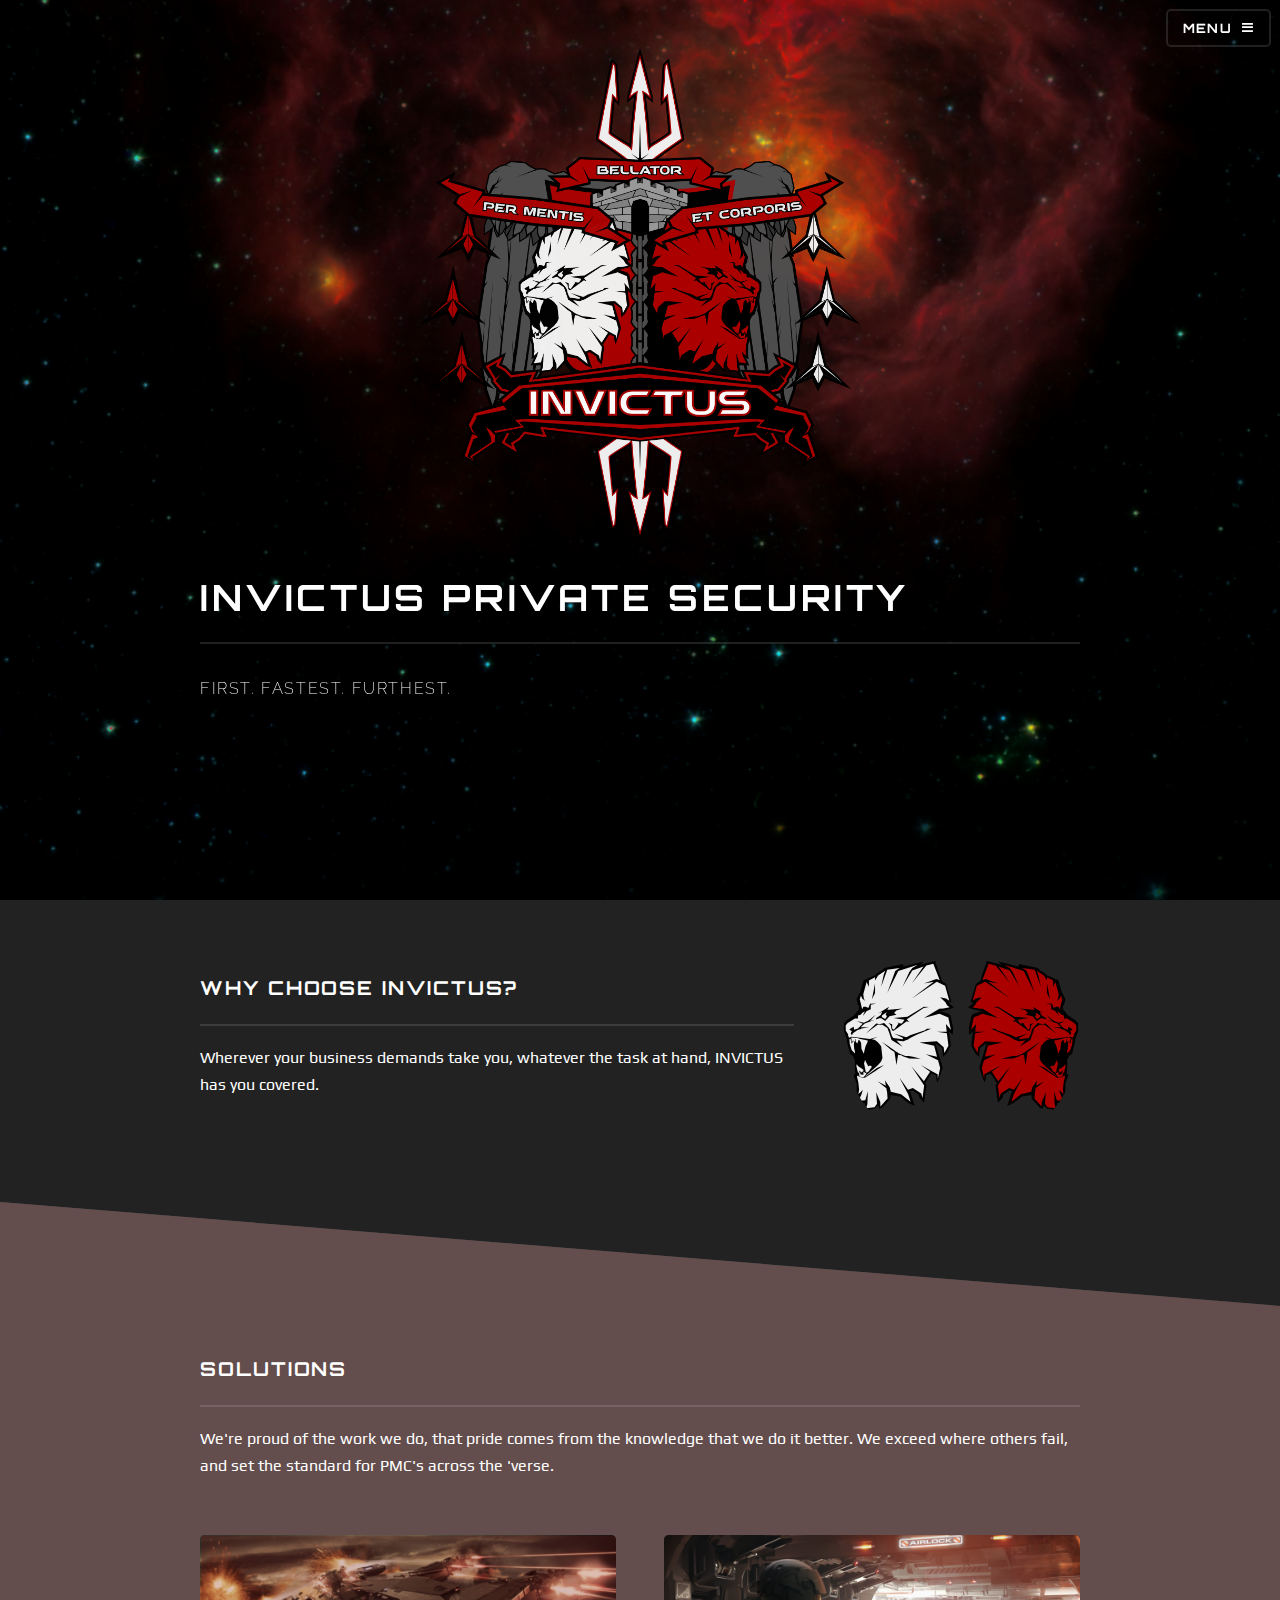
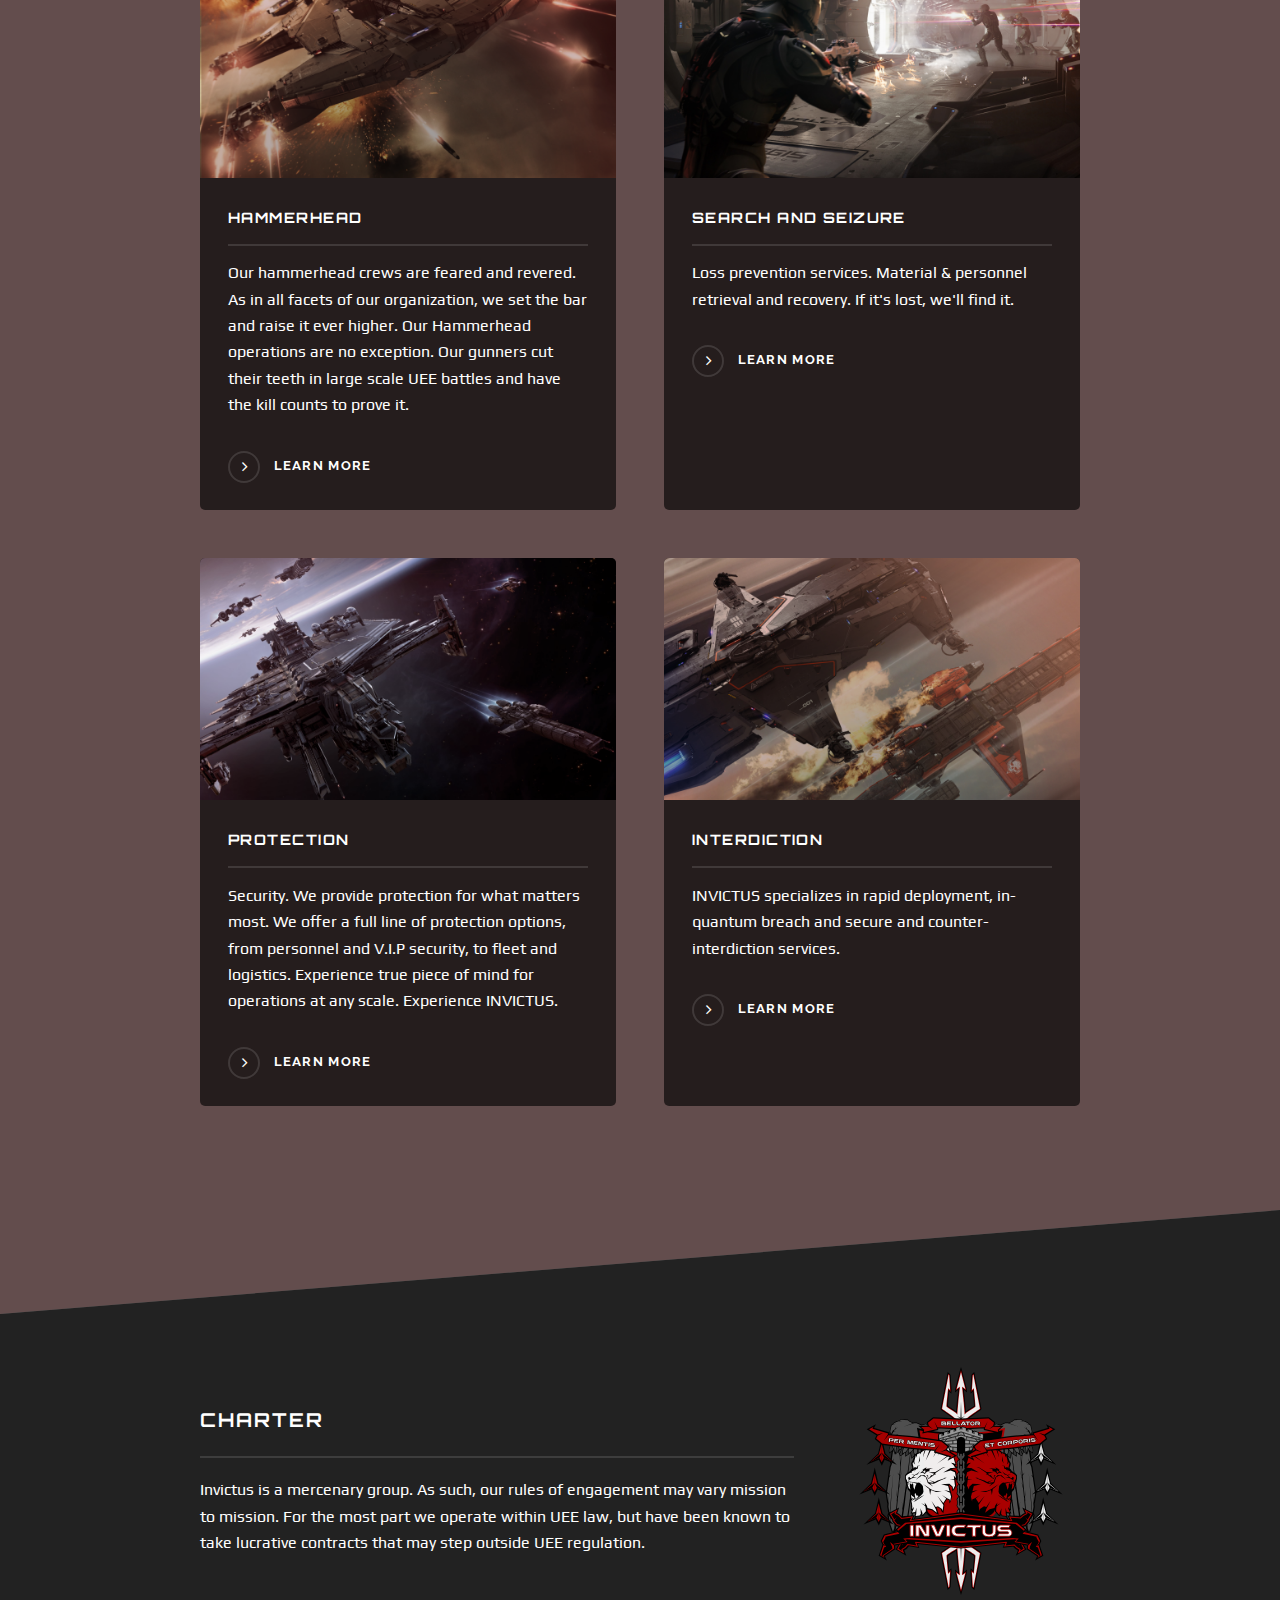
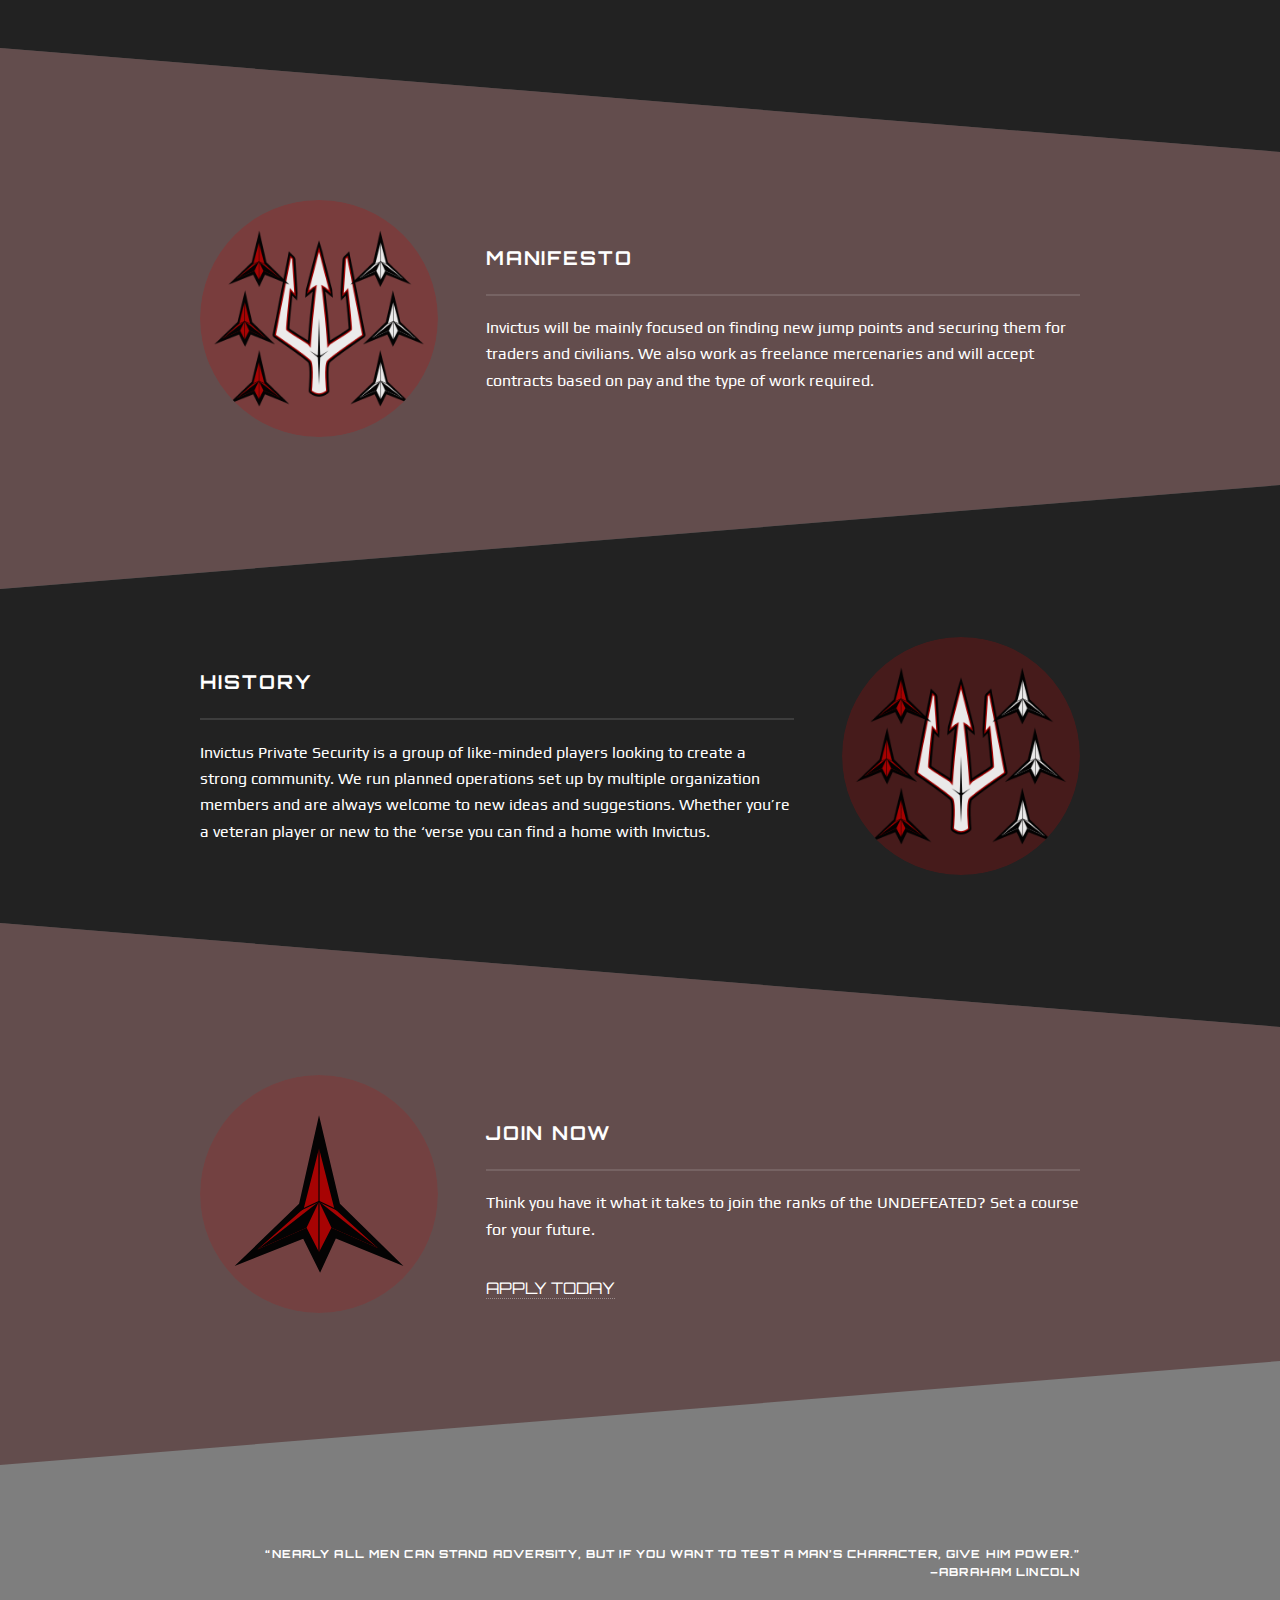
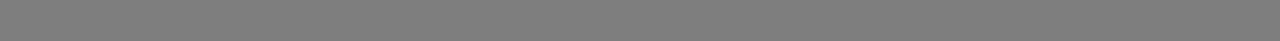
<file: index.html>
<!DOCTYPE HTML>

<html>
	<head>
		<title>INVICTUS PRIVATE SECURITY - First. Fastest. Furthest.</title>
		<meta charset="utf-8" />
		<meta name="viewport" content="width=device-width, initial-scale=1, user-scalable=no" />
		<link rel="stylesheet" href="assets/css/main.css" />
		<noscript><link rel="stylesheet" href="assets/css/noscript.css" /></noscript>

	</head>
	<body class="is-preload" >

		<!-- Page Wrapper -->
			<div id="page-wrapper">

				<!-- Header -->
					<header id="header" class="alt">
						<h1 ><a href="index.html">INVICTUS</a></h1>
						<nav>
							<a href="#menu">Menu</a>
						</nav>
					</header>

				<!-- Menu -->
					<nav id="menu">
						<div class="inner">
							<h2>Menu</h2>
							<ul class="links">
								<li><a href="index.html">Home</a></li>
								<li><a href="solutions.html">Solutions</a></li>
								<li><a href="https://robertsspaceindustries.com/orgs/UNDEFEATED">RSI Org Page</a></li>
								<li><a href="https://discord.gg/fUsqb7b">Discord</a></li>
								<li><a href="https://robertsspaceindustries.com/spectrum/community/UNDEFEATED">Spectrum</a></li>
								<!--<li><a href="generic.html">DEV_Generic</a></li> -->
								<!-- <li><a href="elements.html">DEV_Elements</a></li> -->
							</ul>
							<a href="#" class="close">Close</a>
						</div>
					</nav>

				<!-- Banner -->
					<section id="banner">		
						<div class="inner">
							<img src="images/INVICTUS-COA-FINALDRAFT.png" class="image center"/><br>
							<!--<div class="logo"><span class="icon fa-diamond"></span></div>-->
							<h2>INVICTUS PRIVATE SECURITY</h2>
							<p> FIRST. FASTEST. FURTHEST.</p>
						</div>
					</section>

				<!-- Wrapper -->
					<section id="wrapper">
						<!-- One -->
							<section id="one" class="wrapper spotlight style2">
								<div class="inner">
									<a href="#" class="image"><img src="images/lions.svg" alt="" /></a>
									<div class="content">
										<h2 class="major">WHY CHOOSE INVICTUS?</h2>
										<p>Wherever your business demands take you, whatever the task at hand, INVICTUS has you covered.</p>
										<!-- <a href="#" class="special">Learn more</a>-->
									</div>
								</div>
							</section>
						<!-- Two -->
						<section id="two" class="wrapper alt style2">
								<div class="inner">
									<h2 class="major">SOLUTIONS</h2>
									<p>We're proud of the work we do, that pride comes from the knowledge that we do it better. We exceed where others fail, and set the standard for PMC's across the 'verse.</p>
									<section class="features">
										<article>
											<a href="#" class="image"><img src="images/img5.png" alt="" /></a>
											<h3 class="major">HAMMERHEAD</h3>
											<p>Our hammerhead crews are feared and revered. As in all facets of our organization, we set the bar and raise it ever higher. Our Hammerhead operations are no exception. Our gunners cut their teeth in large scale UEE battles and have the kill counts to prove it. </p>
											<a href="solutions.html#hammerhead" class="special">Learn more</a>
										</article>
										<article>
											<a href="#" class="image"><img src="images/img6.png" alt="" /></a>
											<h3 class="major">SEARCH AND SEIZURE</h3>
											<p>Loss prevention services. Material & personnel retrieval and recovery. If it's lost, we'll find it.</p>
											<a href="solutions.html#search" class="special">Learn more</a>
										</article>
										<article>
											<a href="#" class="image"><img src="images/img7.png" alt="" /></a>
											<h3 class="major">PROTECTION</h3>
											<p>Security. We provide protection for what matters most. We offer a full line of protection options, from personnel and V.I.P security, to fleet and logistics. Experience true piece of mind for operations at any scale. Experience INVICTUS.</p>
										 	<a href="solutions.html#protection" class="special">Learn more</a>
										</article>
										<article>
											<a href="#" class="image"><img src="images/img8.png" alt="" /></a>
											<h3 class="major">INTERDICTION</h3>
											<p>INVICTUS specializes in rapid deployment, in-quantum breach and secure and counter-interdiction services.</p>
										 <a href="solutions.html#interdiction" class="special">Learn more</a>
										</article>
									</section>
									<ul class="actions">
										<!-- <li><a href="#" class="button">Browse All</a></li> -->
									</ul>
								</div>
							</section>
	
						<!-- Three -->
							<section id="three" class="wrapper spotlight style2">
								<div class="inner">
									<a href="#" class="image"><img src="images/coa-small.svg" alt="" /></a>
									<div class="content">
										<h2 class="major">CHARTER</h2>
										<p>Invictus is a mercenary group. As such, our rules of engagement may vary mission to mission. For the most part we operate within UEE law, but have been known to take lucrative contracts that may step outside UEE regulation.</p>
										<!-- <a href="#" class="special">Learn more</a>-->
									</div>
								</div>
							</section>

						<!-- Four -->
							<section id="four" class="wrapper spotlight alt style3">
								<div class="inner">
									<a href="#" class="image"><img src="images/img3.png" alt="" /></a>
									<div class="content">
										<h2 class="major">MANIFESTO</h2>
										<p>Invictus will be mainly focused on finding new jump points and securing them for traders and civilians. We also work as freelance mercenaries and will accept contracts based on pay and the type of work required.</p>
										<!-- <a href="#" class="special">Learn more</a>-->
									</div>
								</div>
							</section>

						<!-- Five -->
							<section id="five" class="wrapper spotlight style2">
								<div class="inner">
									<a href="#" class="image"><img src="images/img3.png" alt="" /></a>
									<div class="content">
										<h2 class="major">HISTORY</h2>
										<p>Invictus Private Security is a group of like-minded players looking to create a strong community. We run planned operations set up by multiple organization members and are always welcome to new ideas and suggestions. Whether you’re a veteran player or new to the ‘verse you can find a home with Invictus.</p>
										<!-- <a href="#" class="special">Learn more</a>-->
									</div>
								</div>
							</section>

						<!-- Six -->
							<section id="six" class="wrapper spotlight alt style3">
								<div class="inner">
									<a href="#" class="image"><img src="images/img4.svg" alt="" /></a>
									<div class="content">
										<h2 class="major">JOIN NOW</h2>
										<p>Think you have it what it takes to join the ranks of the UNDEFEATED? Set a course for your future.</p>
										<a href="https://robertsspaceindustries.com/orgs/UNDEFEATED">APPLY TODAY</a>
										<!-- <a href="#" class="special">Learn more</a>-->
									</div>
								</div>
							</section>
					</section>

				<!-- Footer --> 
					<section id="footer">
						<div class="inner">
							<h5 class="align-right">“Nearly all men can stand adversity, but if you want to test a man’s character, give him power.”<br>
																				–Abraham Lincoln</h5>
							<!-- Footer<form method="post" action="#">  
								<div class="fields">
									<div class="field">
										<label for="name">Name</label>
										<input type="text" name="name" id="name" />
									</div>
									<div class="field">
										<label for="email">Email</label>
										<input type="email" name="email" id="email" />
									</div>
									<div class="field">
										<label for="message">Message</label>
										<textarea name="message" id="message" rows="4"></textarea>
									</div>
								</div>
								<ul class="actions">
									<li><input type="submit" value="Send Message" /></li>
								</ul>
							</form>
							<ul class="contact">
								<li class="fa-home">
									Untitled Inc<br />
									1234 Somewhere Road Suite #2894<br />
									Nashville, TN 00000-0000
								</li>
								<li class="fa-phone">(000) 000-0000</li>
								<li class="fa-envelope"><a href="#">information@untitled.tld</a></li>
								<li class="fa-twitter"><a href="#">twitter.com/untitled-tld</a></li>
								<li class="fa-facebook"><a href="#">facebook.com/untitled-tld</a></li>
								<li class="fa-instagram"><a href="#">instagram.com/untitled-tld</a></li>
							</ul>
							<ul class="copyright">
								<li>&copy; Untitled Inc. All rights reserved.</li><li>Design: <a href="http://html5up.net">HTML5 UP</a></li>
							</ul>--> 
						</div>
					</section>

			</div>

		<!-- Scripts -->
			<script src="assets/js/jquery.min.js"></script>
			<script src="assets/js/jquery.scrollex.min.js"></script>
			<script src="assets/js/browser.min.js"></script>
			<script src="assets/js/breakpoints.min.js"></script>
			<script src="assets/js/util.js"></script>
			<script src="assets/js/main.js"></script>

	</body>
</html>
</file>
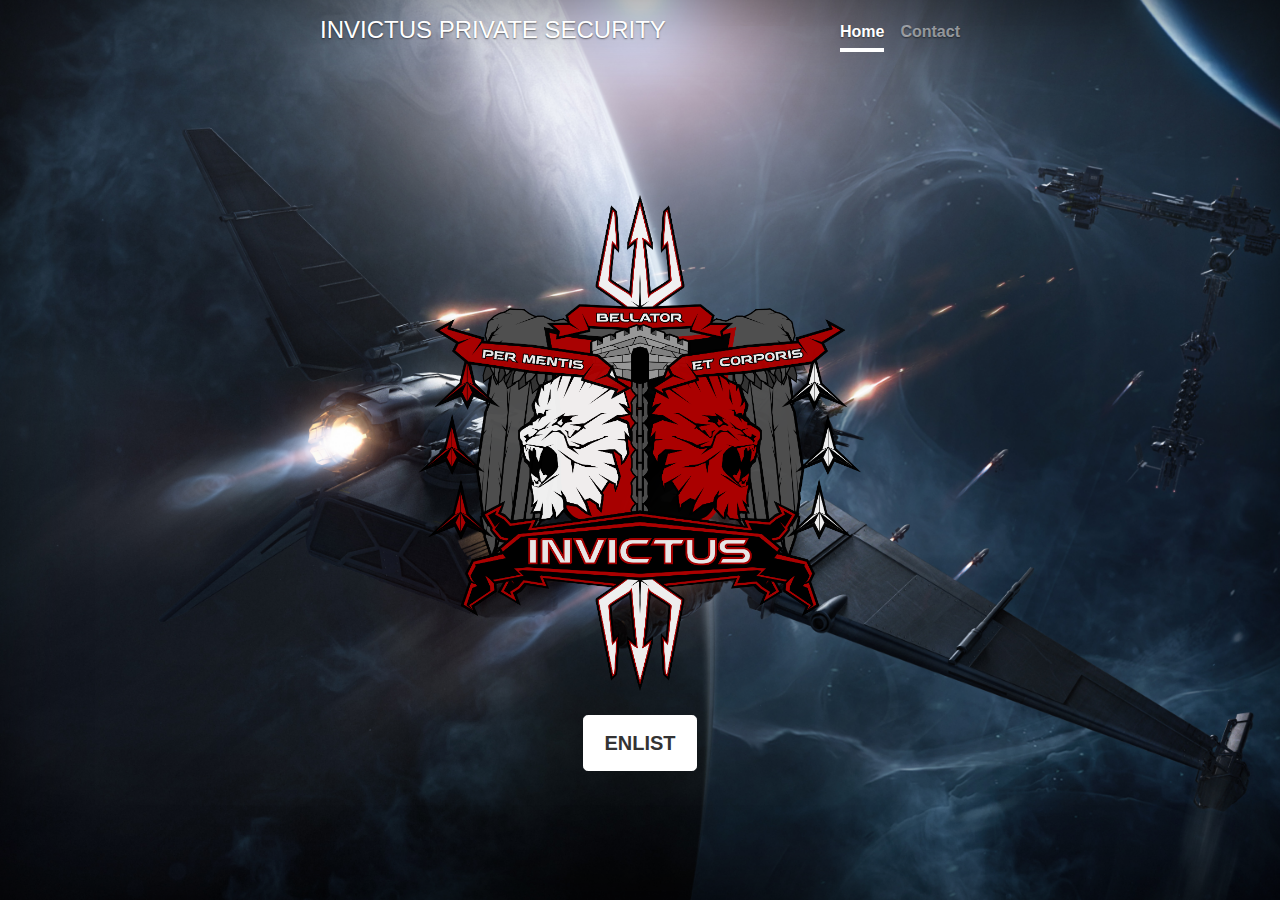
<file: oldpage/index.html>
<!doctype html>
<html lang="en">
  <head>
    <meta charset="utf-8">
    <meta name="viewport" content="width=device-width, initial-scale=1, shrink-to-fit=no">
    <meta name="description" content="">
    <meta name="author" content="">
    <meta name="generator" content="Jekyll v3.8.5">
    <title>INVICTUS PRIVATE SECURITY - UNDEFEATED</title>

    <link rel="canonical" href="https://getbootstrap.com/docs/4.3/examples/cover/">
    
    <!-- Google Fonts go here -->
    <link href="https://fonts.googleapis.com/css?family=Orbitron" rel="stylesheet"> 
    <!-- Bootstrap core CSS -->
<link href="/css/bootstrap.min.css" rel="stylesheet" integrity="sha384-ggOyR0iXCbMQv3Xipma34MD+dH/1fQ784/j6cY/iJTQUOhcWr7x9JvoRxT2MZw1T" crossorigin="anonymous">


    <style>
      .bd-placeholder-img {
        font-size: 1.125rem;
        text-anchor: middle;
        font-family: 'Orbitron', sans-serif;
        -webkit-user-select: none;
        -moz-user-select: none;
        -ms-user-select: none;
        user-select: none;
      }

      @media (min-width: 768px) {
        .bd-placeholder-img-lg {
          font-size: 3.5rem;
        }
      }
    </style>
    <!-- Custom styles for this template -->
    <link href="/css/cover.css" rel="stylesheet">
  </head>
  <body class="text-center">
    
    <div class="cover-container d-flex w-100 h-100 p-3 mx-auto flex-column">
  <header class="masthead mb-auto">
    <div class="inner">
      <h4 class="masthead-brand">INVICTUS PRIVATE SECURITY</h4>
      <nav class="nav nav-masthead justify-content-center">
        <a class="nav-link active" href="#">Home</a>
        <a class="nav-link" href="MAILTO:INVICTUS-SC@OUTLOOK.COM">Contact</a>
      </nav>
    </div>
  </header>

  <main role="main" class="inner cover">
    <h1 class="cover-heading"></h1>
    <img:svg>
    <p class="lead"><br><img height="512" src="/img/INVICTUS-COA-FINALDRAFT.png"><br></p>
    <p class="lead">
      <a href="https://robertsspaceindustries.com/orgs/UNDEFEATED" class="btn btn-lg btn-secondary">ENLIST</a>
    </p>
  </main>

  <footer class="mastfoot mt-auto">
    <div class="inner">
    </div>
  </footer>
</div>
</body>
</html>
</file>
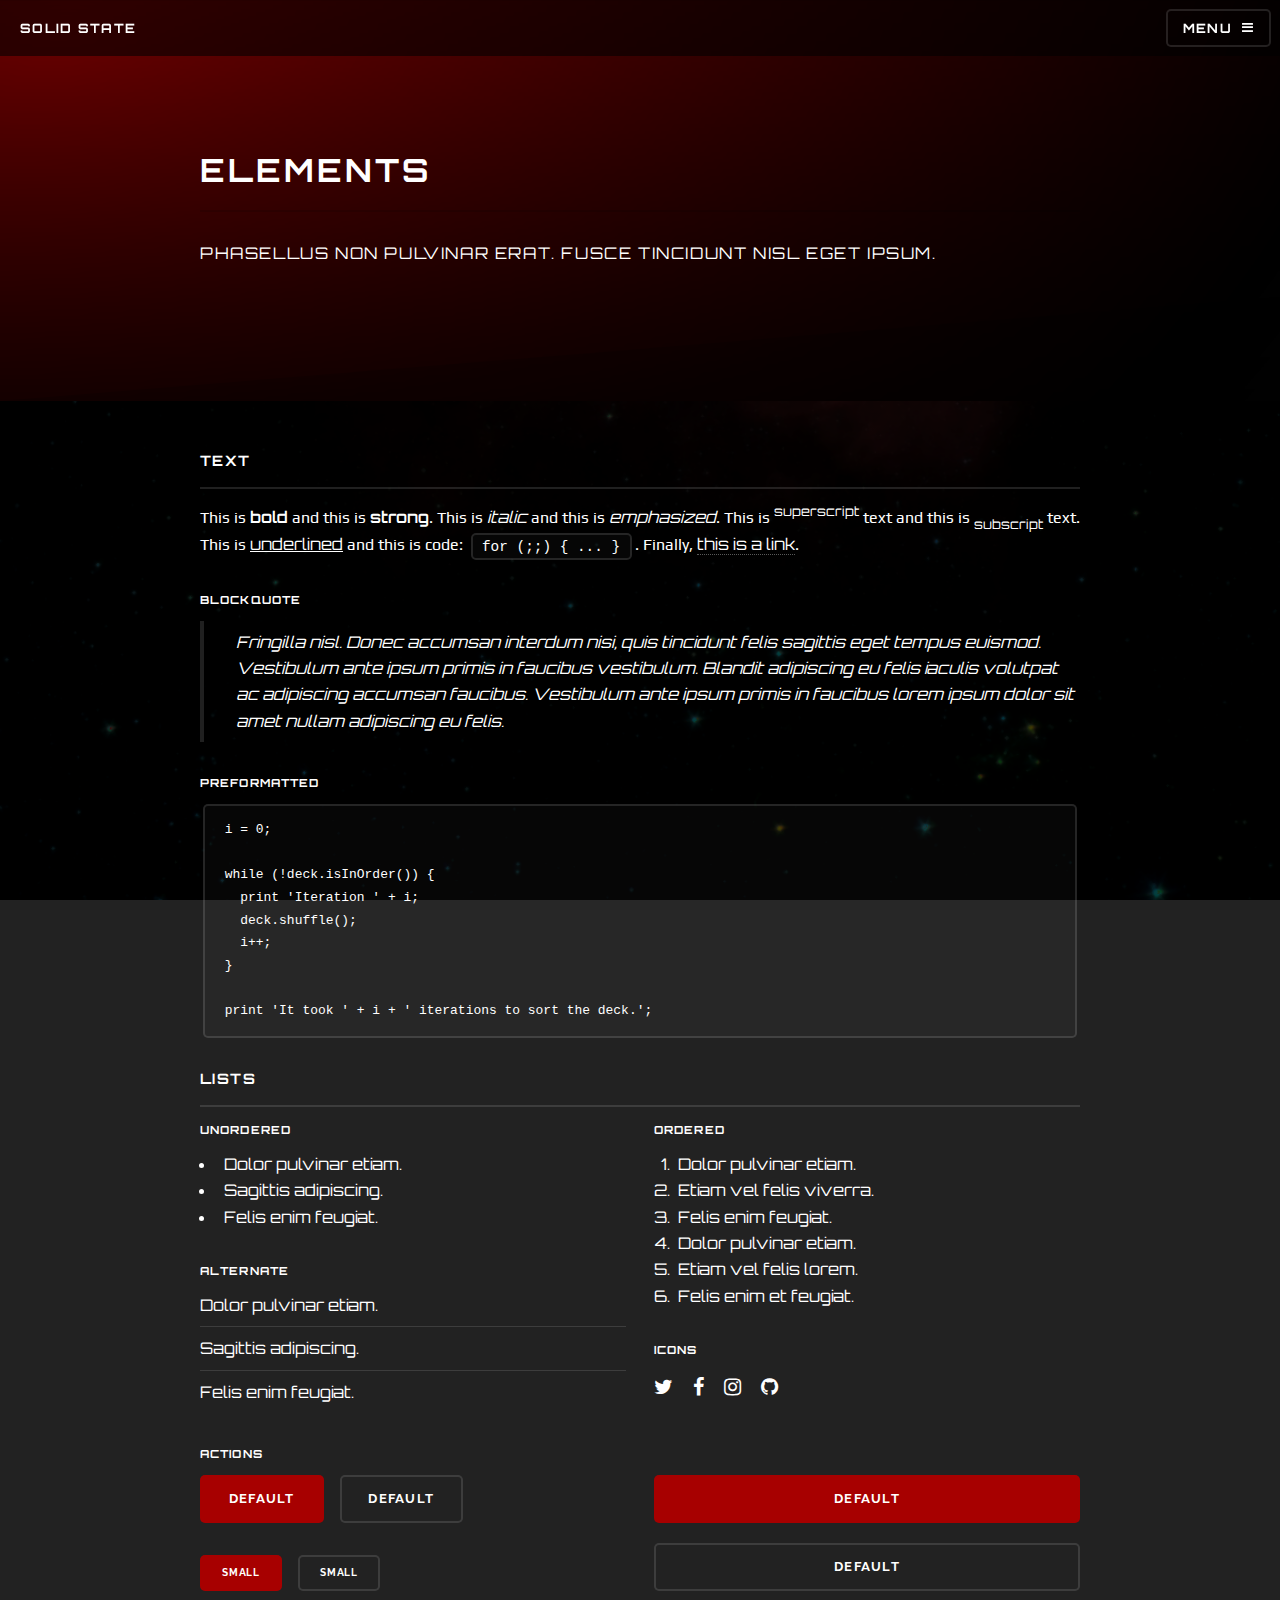
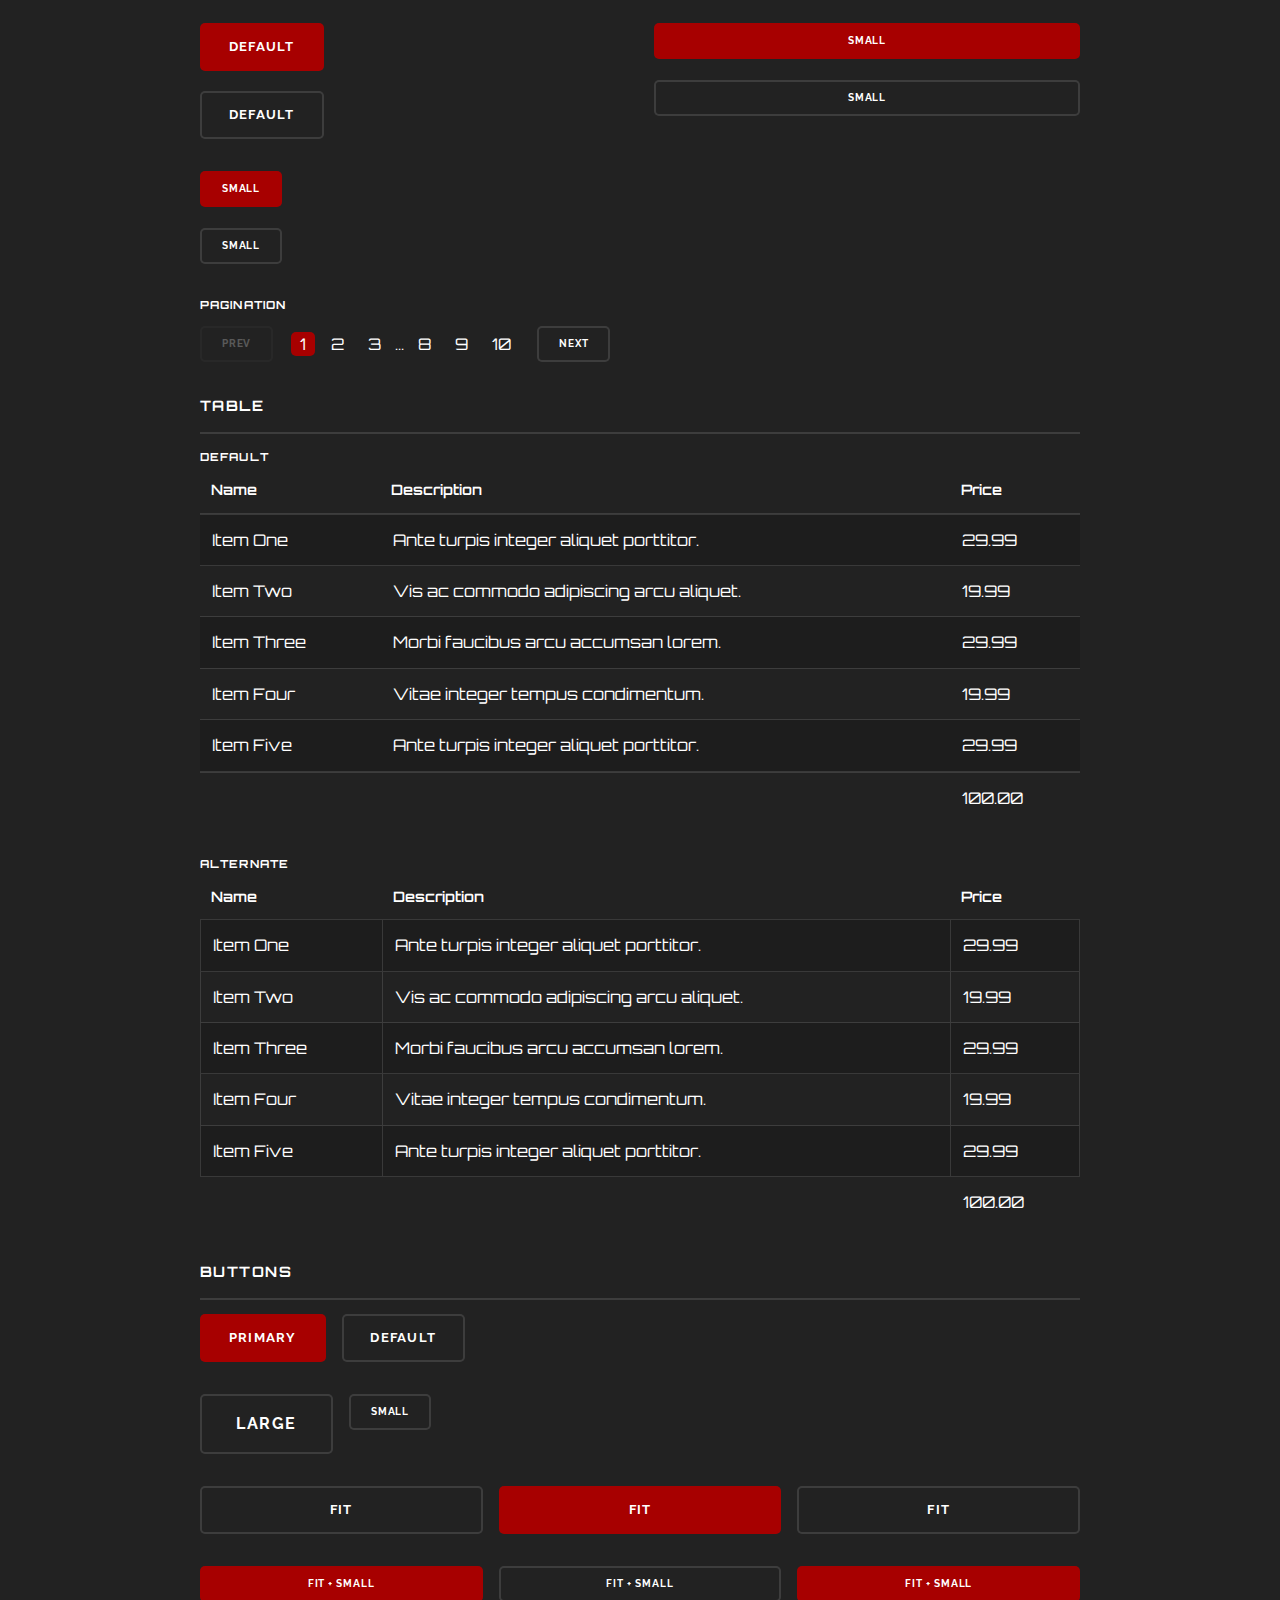
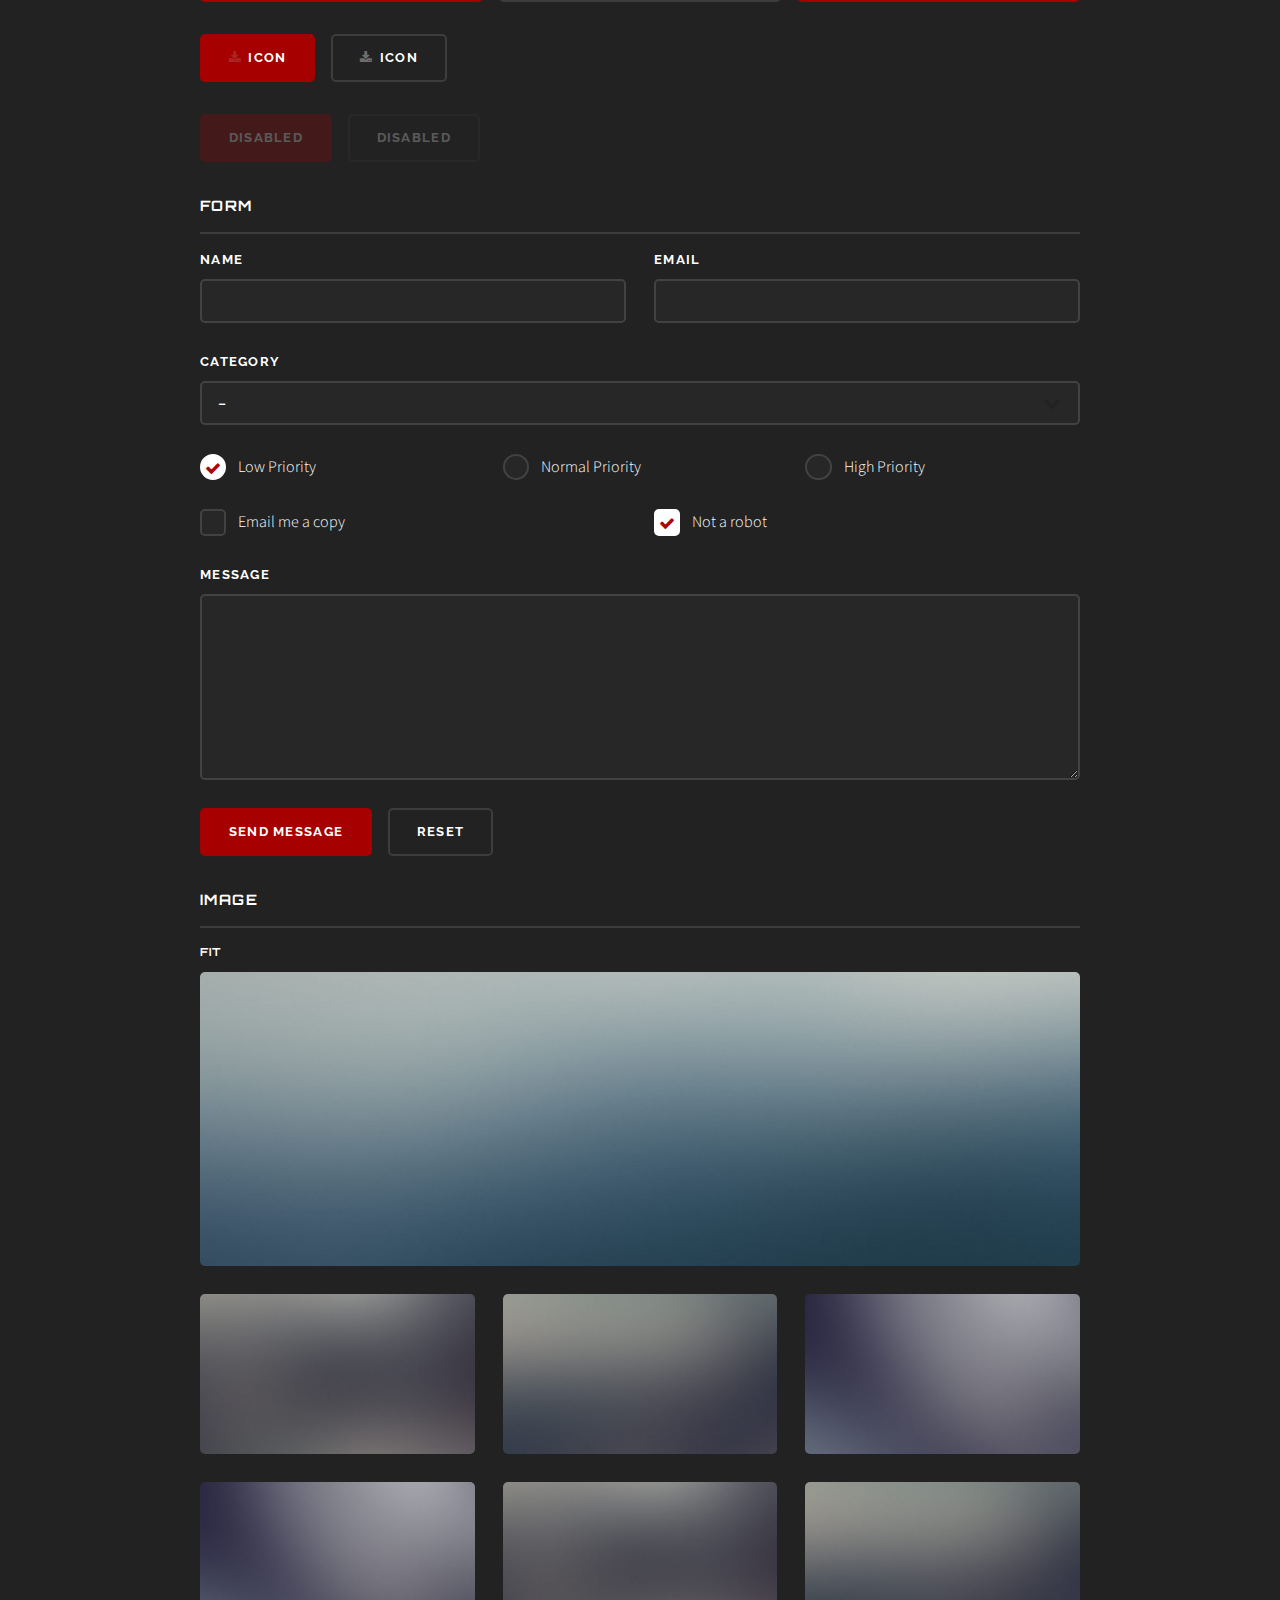
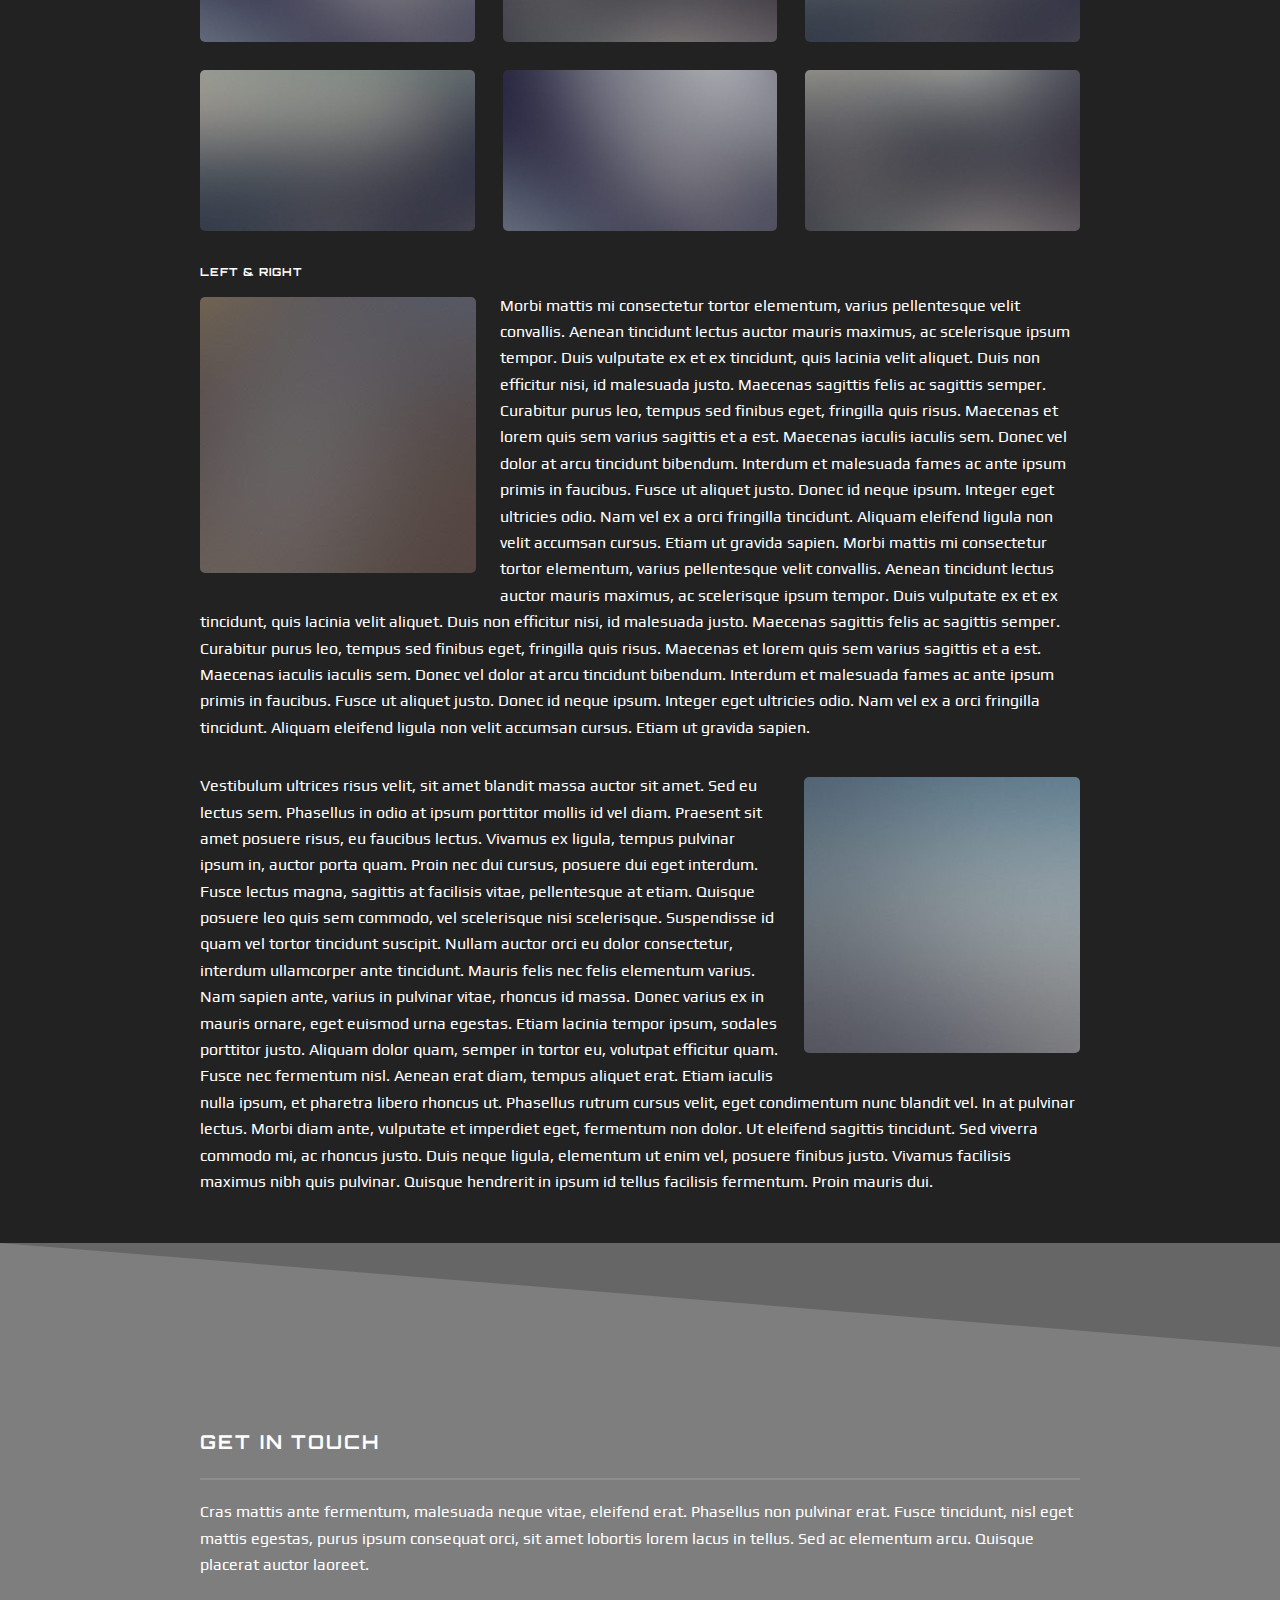
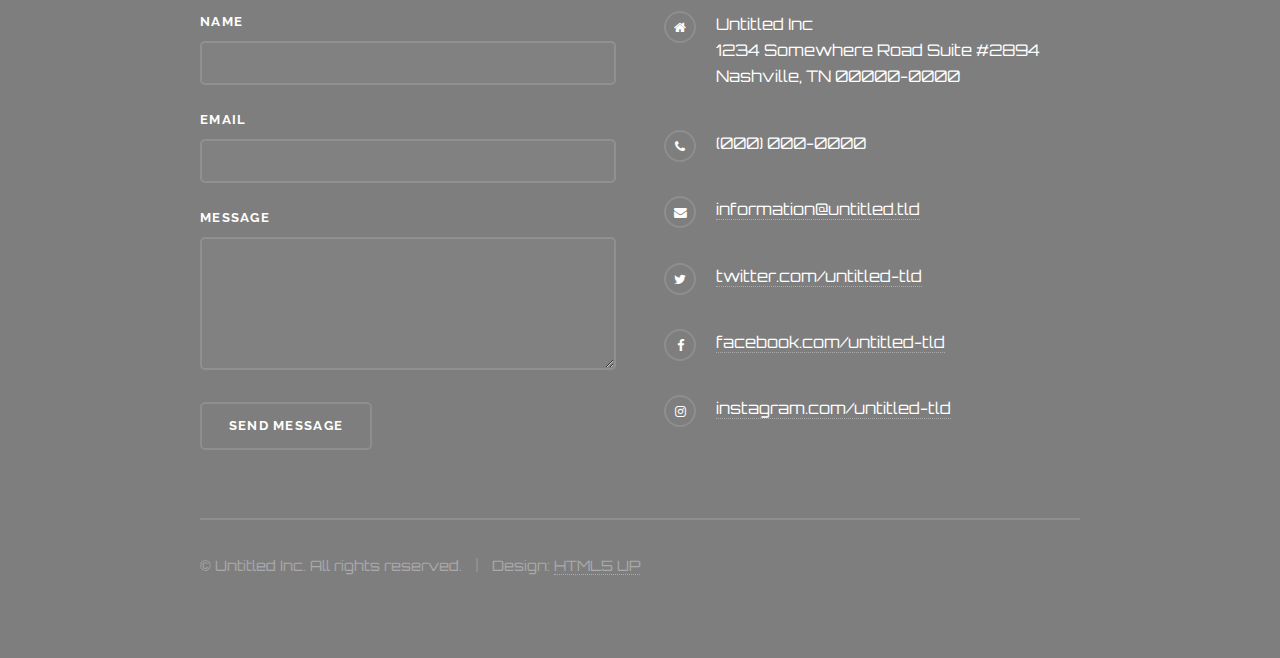
<file: elements.html>
<!DOCTYPE HTML>
<!--
	Solid State by HTML5 UP
	html5up.net | @ajlkn
	Free for personal and commercial use under the CCA 3.0 license (html5up.net/license)
-->
<html>
	<head>
		<title>Elements - Solid State by HTML5 UP</title>
		<meta charset="utf-8" />
		<meta name="viewport" content="width=device-width, initial-scale=1, user-scalable=no" />
		<link rel="stylesheet" href="assets/css/main.css" />
		<noscript><link rel="stylesheet" href="assets/css/noscript.css" /></noscript>
	</head>
	<body class="is-preload">

		<!-- Page Wrapper -->
			<div id="page-wrapper">

				<!-- Header -->
					<header id="header">
						<h1><a href="index.html">Solid State</a></h1>
						<nav>
							<a href="#menu">Menu</a>
						</nav>
					</header>

				<!-- Menu -->
					<nav id="menu">
						<div class="inner">
							<h2>Menu</h2>
							<ul class="links">
								<li><a href="index.html">Home</a></li>
								<li><a href="generic.html">Generic</a></li>
								<li><a href="elements.html">Elements</a></li>
								<li><a href="#">Log In</a></li>
								<li><a href="#">Sign Up</a></li>
							</ul>
							<a href="#" class="close">Close</a>
						</div>
					</nav>

				<!-- Wrapper -->
					<section id="wrapper">
						<header>
							<div class="inner">
								<h2>Elements</h2>
								<p>Phasellus non pulvinar erat. Fusce tincidunt nisl eget ipsum.</p>
							</div>
						</header>

						<!-- Content -->
							<div class="wrapper">
								<div class="inner">

									<section>
										<h3 class="major">Text</h3>
										<p>This is <b>bold</b> and this is <strong>strong</strong>. This is <i>italic</i> and this is <em>emphasized</em>.
										This is <sup>superscript</sup> text and this is <sub>subscript</sub> text.
										This is <u>underlined</u> and this is code: <code>for (;;) { ... }</code>. Finally, <a href="#">this is a link</a>.</p>
										<h4>Blockquote</h4>
										<blockquote>Fringilla nisl. Donec accumsan interdum nisi, quis tincidunt felis sagittis eget tempus euismod. Vestibulum ante ipsum primis in faucibus vestibulum. Blandit adipiscing eu felis iaculis volutpat ac adipiscing accumsan faucibus. Vestibulum ante ipsum primis in faucibus lorem ipsum dolor sit amet nullam adipiscing eu felis.</blockquote>
										<h4>Preformatted</h4>
										<pre><code>i = 0;

while (!deck.isInOrder()) {
  print 'Iteration ' + i;
  deck.shuffle();
  i++;
}

print 'It took ' + i + ' iterations to sort the deck.';</code></pre>
									</section>

									<section>
										<h3 class="major">Lists</h3>
										<div class="row">
											<div class="col-6 col-12-medium">
												<h4>Unordered</h4>
												<ul>
													<li>Dolor pulvinar etiam.</li>
													<li>Sagittis adipiscing.</li>
													<li>Felis enim feugiat.</li>
												</ul>
												<h4>Alternate</h4>
												<ul class="alt">
													<li>Dolor pulvinar etiam.</li>
													<li>Sagittis adipiscing.</li>
													<li>Felis enim feugiat.</li>
												</ul>
											</div>
											<div class="col-6 col-12-medium">
												<h4>Ordered</h4>
												<ol>
													<li>Dolor pulvinar etiam.</li>
													<li>Etiam vel felis viverra.</li>
													<li>Felis enim feugiat.</li>
													<li>Dolor pulvinar etiam.</li>
													<li>Etiam vel felis lorem.</li>
													<li>Felis enim et feugiat.</li>
												</ol>
												<h4>Icons</h4>
												<ul class="icons">
													<li><a href="#" class="icon fa-twitter"><span class="label">Twitter</span></a></li>
													<li><a href="#" class="icon fa-facebook"><span class="label">Facebook</span></a></li>
													<li><a href="#" class="icon fa-instagram"><span class="label">Instagram</span></a></li>
													<li><a href="#" class="icon fa-github"><span class="label">Github</span></a></li>
												</ul>
											</div>
										</div>
										<h4>Actions</h4>
										<div class="row">
											<div class="col-6 col-12-medium">
												<ul class="actions">
													<li><a href="#" class="button primary">Default</a></li>
													<li><a href="#" class="button">Default</a></li>
												</ul>
												<ul class="actions small">
													<li><a href="#" class="button primary small">Small</a></li>
													<li><a href="#" class="button small">Small</a></li>
												</ul>
												<ul class="actions stacked">
													<li><a href="#" class="button primary">Default</a></li>
													<li><a href="#" class="button">Default</a></li>
												</ul>
												<ul class="actions stacked small">
													<li><a href="#" class="button primary small">Small</a></li>
													<li><a href="#" class="button small">Small</a></li>
												</ul>
											</div>
											<div class="col-6 col-12-medium">
												<ul class="actions stacked">
													<li><a href="#" class="button primary fit">Default</a></li>
													<li><a href="#" class="button fit">Default</a></li>
												</ul>
												<ul class="actions stacked small">
													<li><a href="#" class="button primary small fit">Small</a></li>
													<li><a href="#" class="button small fit">Small</a></li>
												</ul>
											</div>
										</div>
										<h4>Pagination</h4>
										<ul class="pagination">
											<li><span class="button small disabled">Prev</span></li>
											<li><a href="#" class="page active">1</a></li>
											<li><a href="#" class="page">2</a></li>
											<li><a href="#" class="page">3</a></li>
											<li><span>&hellip;</span></li>
											<li><a href="#" class="page">8</a></li>
											<li><a href="#" class="page">9</a></li>
											<li><a href="#" class="page">10</a></li>
											<li><a href="#" class="button small">Next</a></li>
										</ul>
									</section>

									<section>
										<h3 class="major">Table</h3>
										<h4>Default</h4>
										<div class="table-wrapper">
											<table>
												<thead>
													<tr>
														<th>Name</th>
														<th>Description</th>
														<th>Price</th>
													</tr>
												</thead>
												<tbody>
													<tr>
														<td>Item One</td>
														<td>Ante turpis integer aliquet porttitor.</td>
														<td>29.99</td>
													</tr>
													<tr>
														<td>Item Two</td>
														<td>Vis ac commodo adipiscing arcu aliquet.</td>
														<td>19.99</td>
													</tr>
													<tr>
														<td>Item Three</td>
														<td> Morbi faucibus arcu accumsan lorem.</td>
														<td>29.99</td>
													</tr>
													<tr>
														<td>Item Four</td>
														<td>Vitae integer tempus condimentum.</td>
														<td>19.99</td>
													</tr>
													<tr>
														<td>Item Five</td>
														<td>Ante turpis integer aliquet porttitor.</td>
														<td>29.99</td>
													</tr>
												</tbody>
												<tfoot>
													<tr>
														<td colspan="2"></td>
														<td>100.00</td>
													</tr>
												</tfoot>
											</table>
										</div>

										<h4>Alternate</h4>
										<div class="table-wrapper">
											<table class="alt">
												<thead>
													<tr>
														<th>Name</th>
														<th>Description</th>
														<th>Price</th>
													</tr>
												</thead>
												<tbody>
													<tr>
														<td>Item One</td>
														<td>Ante turpis integer aliquet porttitor.</td>
														<td>29.99</td>
													</tr>
													<tr>
														<td>Item Two</td>
														<td>Vis ac commodo adipiscing arcu aliquet.</td>
														<td>19.99</td>
													</tr>
													<tr>
														<td>Item Three</td>
														<td> Morbi faucibus arcu accumsan lorem.</td>
														<td>29.99</td>
													</tr>
													<tr>
														<td>Item Four</td>
														<td>Vitae integer tempus condimentum.</td>
														<td>19.99</td>
													</tr>
													<tr>
														<td>Item Five</td>
														<td>Ante turpis integer aliquet porttitor.</td>
														<td>29.99</td>
													</tr>
												</tbody>
												<tfoot>
													<tr>
														<td colspan="2"></td>
														<td>100.00</td>
													</tr>
												</tfoot>
											</table>
										</div>
									</section>

									<section>
										<h3 class="major">Buttons</h3>
										<ul class="actions">
											<li><a href="#" class="button primary">Primary</a></li>
											<li><a href="#" class="button">Default</a></li>
										</ul>
										<ul class="actions">
											<li><a href="#" class="button large">Large</a></li>
											<li><a href="#" class="button small">Small</a></li>
										</ul>
										<ul class="actions fit">
											<li><a href="#" class="button fit">Fit</a></li>
											<li><a href="#" class="button primary fit">Fit</a></li>
											<li><a href="#" class="button fit">Fit</a></li>
										</ul>
										<ul class="actions fit small">
											<li><a href="#" class="button primary fit small">Fit + Small</a></li>
											<li><a href="#" class="button fit small">Fit + Small</a></li>
											<li><a href="#" class="button primary fit small">Fit + Small</a></li>
										</ul>
										<ul class="actions">
											<li><a href="#" class="button primary icon fa-download">Icon</a></li>
											<li><a href="#" class="button icon fa-download">Icon</a></li>
										</ul>
										<ul class="actions">
											<li><span class="button primary disabled">Disabled</span></li>
											<li><span class="button disabled">Disabled</span></li>
										</ul>
									</section>

									<section>
										<h3 class="major">Form</h3>
										<form method="post" action="#">
											<div class="row gtr-uniform">
												<div class="col-6 col-12-xsmall">
													<label for="demo-name">Name</label>
													<input type="text" name="demo-name" id="demo-name" value="" />
												</div>
												<div class="col-6 col-12-xsmall">
													<label for="demo-email">Email</label>
													<input type="email" name="demo-email" id="demo-email" value="" />
												</div>
												<div class="col-12">
													<label for="demo-category">Category</label>
													<select name="demo-category" id="demo-category">
														<option value="">-</option>
														<option value="1">Manufacturing</option>
														<option value="1">Shipping</option>
														<option value="1">Administration</option>
														<option value="1">Human Resources</option>
													</select>
												</div>
												<div class="col-4 col-12-small">
													<input type="radio" id="demo-priority-low" name="demo-priority" checked>
													<label for="demo-priority-low">Low Priority</label>
												</div>
												<div class="col-4 col-12-small">
													<input type="radio" id="demo-priority-normal" name="demo-priority">
													<label for="demo-priority-normal">Normal Priority</label>
												</div>
												<div class="col-4 col-12-small">
													<input type="radio" id="demo-priority-high" name="demo-priority">
													<label for="demo-priority-high">High Priority</label>
												</div>
												<div class="col-6 col-12-small">
													<input type="checkbox" id="demo-copy" name="demo-copy">
													<label for="demo-copy">Email me a copy</label>
												</div>
												<div class="col-6 col-12-small">
													<input type="checkbox" id="demo-human" name="demo-human" checked>
													<label for="demo-human">Not a robot</label>
												</div>
												<div class="col-12">
													<label for="demo-message">Message</label>
													<textarea name="demo-message" id="demo-message" rows="6"></textarea>
												</div>
												<div class="col-12">
													<ul class="actions">
														<li><input type="submit" value="Send Message" class="primary" /></li>
														<li><input type="reset" value="Reset" /></li>
													</ul>
												</div>
											</div>
										</form>
									</section>

									<section>
										<h3 class="major">Image</h3>
										<h4>Fit</h4>
										<div class="box alt">
											<div class="row gtr-uniform">
												<div class="col-12"><span class="image fit"><img src="images/pic08.jpg" alt="" /></span></div>
												<div class="col-4"><span class="image fit"><img src="images/pic05.jpg" alt="" /></span></div>
												<div class="col-4"><span class="image fit"><img src="images/pic06.jpg" alt="" /></span></div>
												<div class="col-4"><span class="image fit"><img src="images/pic07.jpg" alt="" /></span></div>
												<div class="col-4"><span class="image fit"><img src="images/pic07.jpg" alt="" /></span></div>
												<div class="col-4"><span class="image fit"><img src="images/pic05.jpg" alt="" /></span></div>
												<div class="col-4"><span class="image fit"><img src="images/pic06.jpg" alt="" /></span></div>
												<div class="col-4"><span class="image fit"><img src="images/pic06.jpg" alt="" /></span></div>
												<div class="col-4"><span class="image fit"><img src="images/pic07.jpg" alt="" /></span></div>
												<div class="col-4"><span class="image fit"><img src="images/pic05.jpg" alt="" /></span></div>
											</div>
										</div>
										<h4>Left &amp; Right</h4>
										<p><span class="image left"><img src="images/pic01.jpg" alt="" /></span>Morbi mattis mi consectetur tortor elementum, varius pellentesque velit convallis. Aenean tincidunt lectus auctor mauris maximus, ac scelerisque ipsum tempor. Duis vulputate ex et ex tincidunt, quis lacinia velit aliquet. Duis non efficitur nisi, id malesuada justo. Maecenas sagittis felis ac sagittis semper. Curabitur purus leo, tempus sed finibus eget, fringilla quis risus. Maecenas et lorem quis sem varius sagittis et a est. Maecenas iaculis iaculis sem. Donec vel dolor at arcu tincidunt bibendum. Interdum et malesuada fames ac ante ipsum primis in faucibus. Fusce ut aliquet justo. Donec id neque ipsum. Integer eget ultricies odio. Nam vel ex a orci fringilla tincidunt. Aliquam eleifend ligula non velit accumsan cursus. Etiam ut gravida sapien. Morbi mattis mi consectetur tortor elementum, varius pellentesque velit convallis. Aenean tincidunt lectus auctor mauris maximus, ac scelerisque ipsum tempor. Duis vulputate ex et ex tincidunt, quis lacinia velit aliquet. Duis non efficitur nisi, id malesuada justo. Maecenas sagittis felis ac sagittis semper. Curabitur purus leo, tempus sed finibus eget, fringilla quis risus. Maecenas et lorem quis sem varius sagittis et a est. Maecenas iaculis iaculis sem. Donec vel dolor at arcu tincidunt bibendum. Interdum et malesuada fames ac ante ipsum primis in faucibus. Fusce ut aliquet justo. Donec id neque ipsum. Integer eget ultricies odio. Nam vel ex a orci fringilla tincidunt. Aliquam eleifend ligula non velit accumsan cursus. Etiam ut gravida sapien.</p>
										<p><span class="image right"><img src="images/pic02.jpg" alt="" /></span>Vestibulum ultrices risus velit, sit amet blandit massa auctor sit amet. Sed eu lectus sem. Phasellus in odio at ipsum porttitor mollis id vel diam. Praesent sit amet posuere risus, eu faucibus lectus. Vivamus ex ligula, tempus pulvinar ipsum in, auctor porta quam. Proin nec dui cursus, posuere dui eget interdum. Fusce lectus magna, sagittis at facilisis vitae, pellentesque at etiam. Quisque posuere leo quis sem commodo, vel scelerisque nisi scelerisque. Suspendisse id quam vel tortor tincidunt suscipit. Nullam auctor orci eu dolor consectetur, interdum ullamcorper ante tincidunt. Mauris felis nec felis elementum varius. Nam sapien ante, varius in pulvinar vitae, rhoncus id massa. Donec varius ex in mauris ornare, eget euismod urna egestas. Etiam lacinia tempor ipsum, sodales porttitor justo. Aliquam dolor quam, semper in tortor eu, volutpat efficitur quam. Fusce nec fermentum nisl. Aenean erat diam, tempus aliquet erat. Etiam iaculis nulla ipsum, et pharetra libero rhoncus ut. Phasellus rutrum cursus velit, eget condimentum nunc blandit vel. In at pulvinar lectus. Morbi diam ante, vulputate et imperdiet eget, fermentum non dolor. Ut eleifend sagittis tincidunt. Sed viverra commodo mi, ac rhoncus justo. Duis neque ligula, elementum ut enim vel, posuere finibus justo. Vivamus facilisis maximus nibh quis pulvinar. Quisque hendrerit in ipsum id tellus facilisis fermentum. Proin mauris dui.</p>
									</section>

								</div>
							</div>

					</section>

				<!-- Footer -->
					<section id="footer">
						<div class="inner">
							<h2 class="major">Get in touch</h2>
							<p>Cras mattis ante fermentum, malesuada neque vitae, eleifend erat. Phasellus non pulvinar erat. Fusce tincidunt, nisl eget mattis egestas, purus ipsum consequat orci, sit amet lobortis lorem lacus in tellus. Sed ac elementum arcu. Quisque placerat auctor laoreet.</p>
							<form method="post" action="#">
								<div class="fields">
									<div class="field">
										<label for="name">Name</label>
										<input type="text" name="name" id="name" />
									</div>
									<div class="field">
										<label for="email">Email</label>
										<input type="email" name="email" id="email" />
									</div>
									<div class="field">
										<label for="message">Message</label>
										<textarea name="message" id="message" rows="4"></textarea>
									</div>
								</div>
								<ul class="actions">
									<li><input type="submit" value="Send Message" /></li>
								</ul>
							</form>
							<ul class="contact">
								<li class="fa-home">
									Untitled Inc<br />
									1234 Somewhere Road Suite #2894<br />
									Nashville, TN 00000-0000
								</li>
								<li class="fa-phone">(000) 000-0000</li>
								<li class="fa-envelope"><a href="#">information@untitled.tld</a></li>
								<li class="fa-twitter"><a href="#">twitter.com/untitled-tld</a></li>
								<li class="fa-facebook"><a href="#">facebook.com/untitled-tld</a></li>
								<li class="fa-instagram"><a href="#">instagram.com/untitled-tld</a></li>
							</ul>
							<ul class="copyright">
								<li>&copy; Untitled Inc. All rights reserved.</li><li>Design: <a href="http://html5up.net">HTML5 UP</a></li>
							</ul>
						</div>
					</section>

			</div>

		<!-- Scripts -->
			<script src="assets/js/jquery.min.js"></script>
			<script src="assets/js/jquery.scrollex.min.js"></script>
			<script src="assets/js/browser.min.js"></script>
			<script src="assets/js/breakpoints.min.js"></script>
			<script src="assets/js/util.js"></script>
			<script src="assets/js/main.js"></script>

	</body>
</html>
</file>
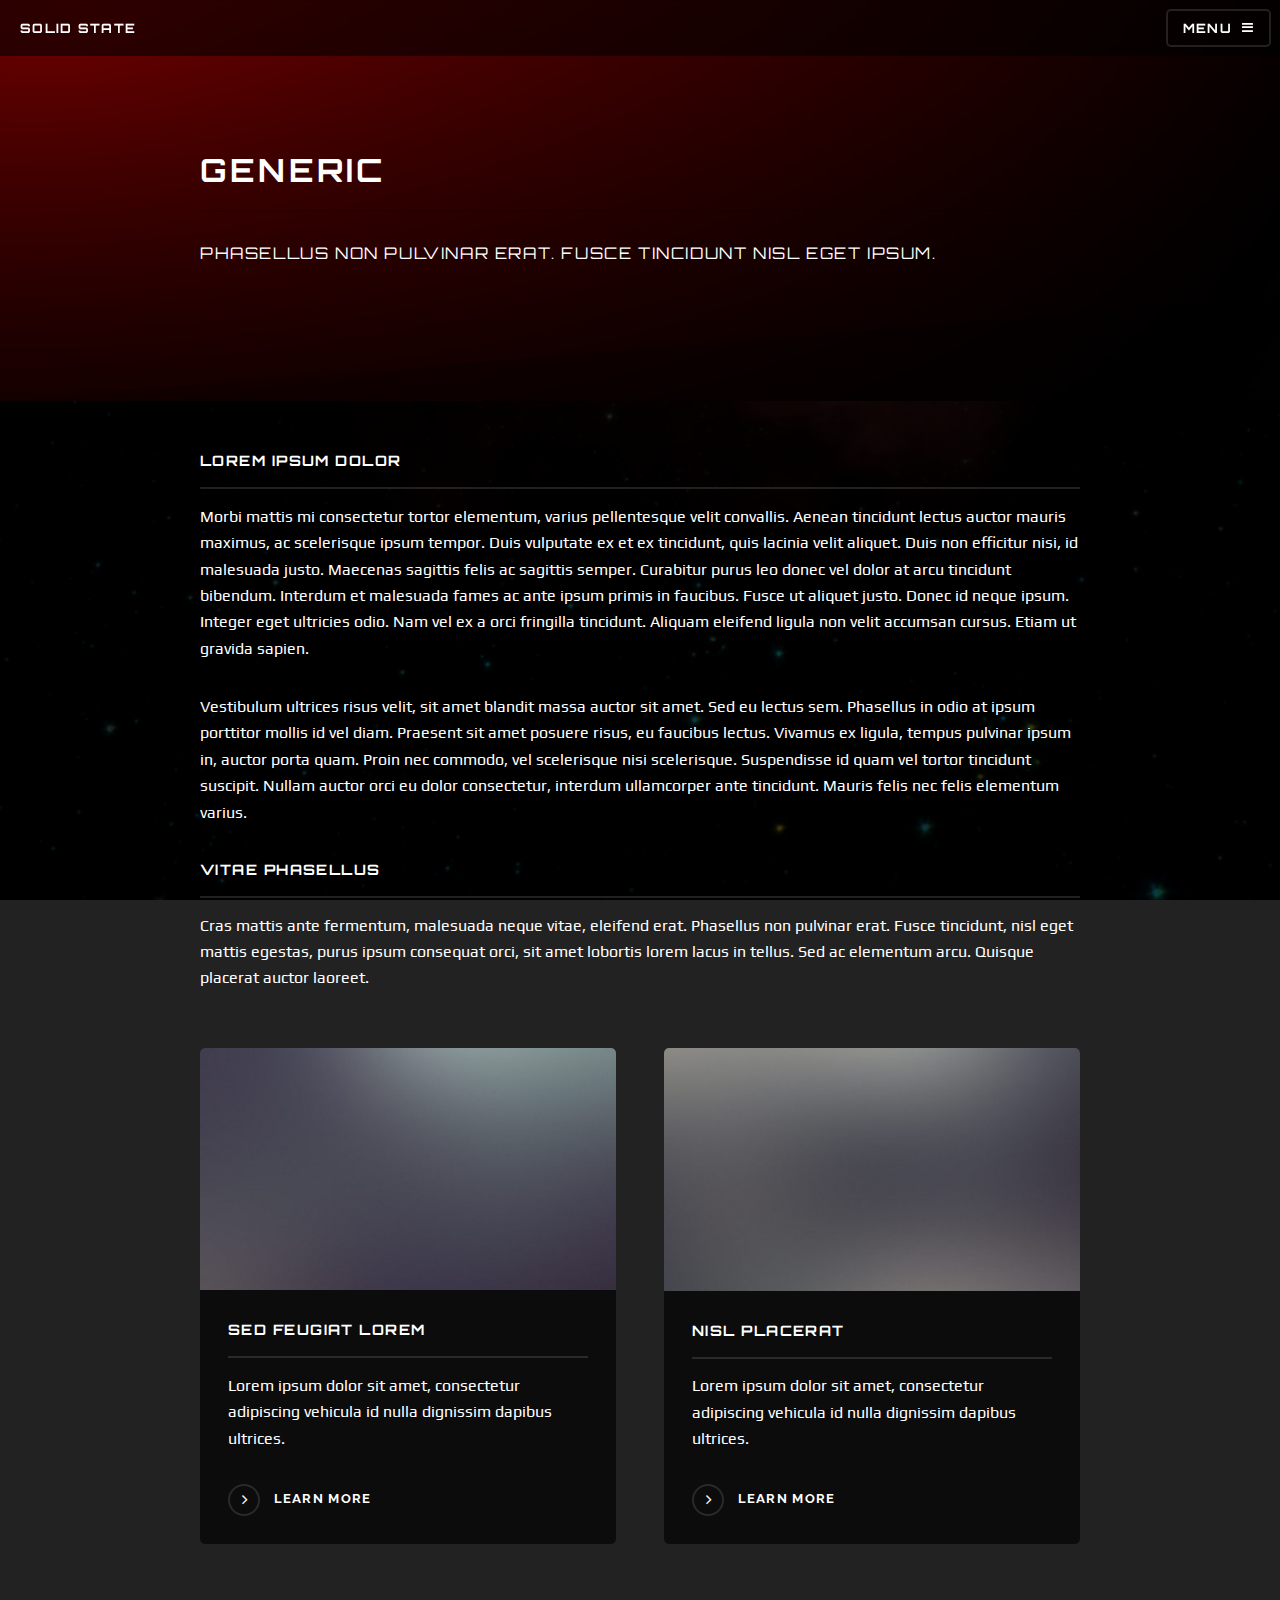
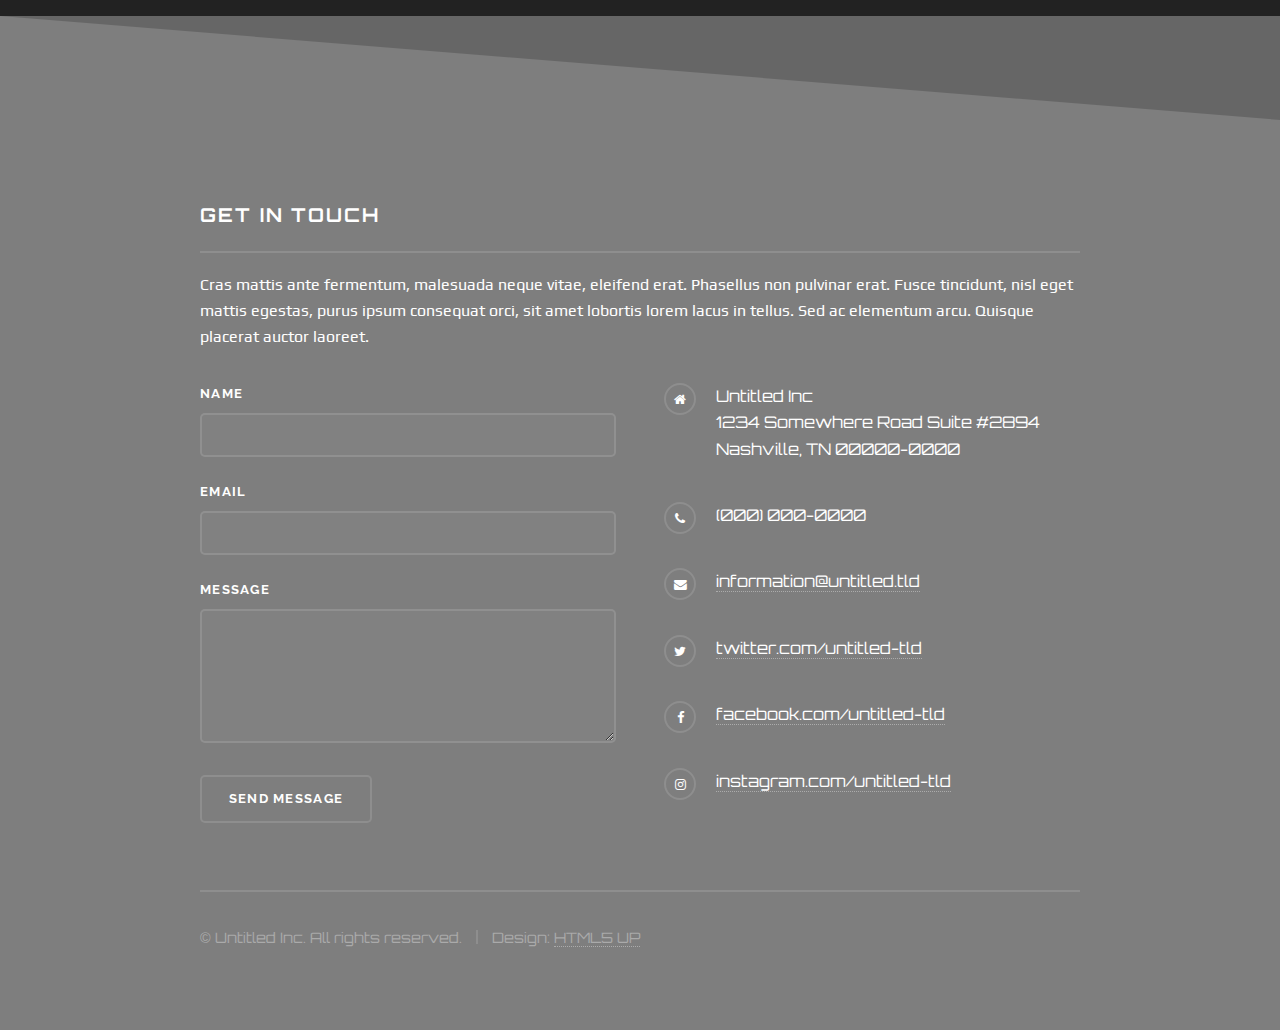
<file: generic.html>
<!DOCTYPE HTML>
<!--
	Solid State by HTML5 UP
	html5up.net | @ajlkn
	Free for personal and commercial use under the CCA 3.0 license (html5up.net/license)
-->
<html>
	<head>
		<title>Generic - Solid State by HTML5 UP</title>
		<meta charset="utf-8" />
		<meta name="viewport" content="width=device-width, initial-scale=1, user-scalable=no" />
		<link rel="stylesheet" href="assets/css/main.css" />
		<noscript><link rel="stylesheet" href="assets/css/noscript.css" /></noscript>
	</head>
	<body class="is-preload">

		<!-- Page Wrapper -->
			<div id="page-wrapper">

				<!-- Header -->
					<header id="header">
						<h1><a href="index.html">Solid State</a></h1>
						<nav>
							<a href="#menu">Menu</a>
						</nav>
					</header>

				<!-- Menu -->
					<nav id="menu">
						<div class="inner">
							<h2>Menu</h2>
							<ul class="links">
								<li><a href="index.html">Home</a></li>
								<li><a href="generic.html">Generic</a></li>
								<li><a href="elements.html">Elements</a></li>
								<li><a href="#">Log In</a></li>
								<li><a href="#">Sign Up</a></li>
							</ul>
							<a href="#" class="close">Close</a>
						</div>
					</nav>

				<!-- Wrapper -->
					<section id="wrapper">
						<header>
							<div class="inner">
								<h2>Generic</h2>
								<p>Phasellus non pulvinar erat. Fusce tincidunt nisl eget ipsum.</p>
							</div>
						</header>

						<!-- Content -->
							<div class="wrapper">
								<div class="inner">

									<h3 class="major">Lorem ipsum dolor</h3>
									<p>Morbi mattis mi consectetur tortor elementum, varius pellentesque velit convallis. Aenean tincidunt lectus auctor mauris maximus, ac scelerisque ipsum tempor. Duis vulputate ex et ex tincidunt, quis lacinia velit aliquet. Duis non efficitur nisi, id malesuada justo. Maecenas sagittis felis ac sagittis semper. Curabitur purus leo donec vel dolor at arcu tincidunt bibendum. Interdum et malesuada fames ac ante ipsum primis in faucibus. Fusce ut aliquet justo. Donec id neque ipsum. Integer eget ultricies odio. Nam vel ex a orci fringilla tincidunt. Aliquam eleifend ligula non velit accumsan cursus. Etiam ut gravida sapien.</p>

									<p>Vestibulum ultrices risus velit, sit amet blandit massa auctor sit amet. Sed eu lectus sem. Phasellus in odio at ipsum porttitor mollis id vel diam. Praesent sit amet posuere risus, eu faucibus lectus. Vivamus ex ligula, tempus pulvinar ipsum in, auctor porta quam. Proin nec commodo, vel scelerisque nisi scelerisque. Suspendisse id quam vel tortor tincidunt suscipit. Nullam auctor orci eu dolor consectetur, interdum ullamcorper ante tincidunt. Mauris felis nec felis elementum varius.</p>

									<h3 class="major">Vitae phasellus</h3>
									<p>Cras mattis ante fermentum, malesuada neque vitae, eleifend erat. Phasellus non pulvinar erat. Fusce tincidunt, nisl eget mattis egestas, purus ipsum consequat orci, sit amet lobortis lorem lacus in tellus. Sed ac elementum arcu. Quisque placerat auctor laoreet.</p>

									<section class="features">
										<article>
											<a href="#" class="image"><img src="images/pic04.jpg" alt="" /></a>
											<h3 class="major">Sed feugiat lorem</h3>
											<p>Lorem ipsum dolor sit amet, consectetur adipiscing vehicula id nulla dignissim dapibus ultrices.</p>
											<a href="#" class="special">Learn more</a>
										</article>
										<article>
											<a href="#" class="image"><img src="images/pic05.jpg" alt="" /></a>
											<h3 class="major">Nisl placerat</h3>
											<p>Lorem ipsum dolor sit amet, consectetur adipiscing vehicula id nulla dignissim dapibus ultrices.</p>
											<a href="#" class="special">Learn more</a>
										</article>
									</section>

								</div>
							</div>

					</section>

				<!-- Footer -->
					<section id="footer">
						<div class="inner">
							<h2 class="major">Get in touch</h2>
							<p>Cras mattis ante fermentum, malesuada neque vitae, eleifend erat. Phasellus non pulvinar erat. Fusce tincidunt, nisl eget mattis egestas, purus ipsum consequat orci, sit amet lobortis lorem lacus in tellus. Sed ac elementum arcu. Quisque placerat auctor laoreet.</p>
							<form method="post" action="#">
								<div class="fields">
									<div class="field">
										<label for="name">Name</label>
										<input type="text" name="name" id="name" />
									</div>
									<div class="field">
										<label for="email">Email</label>
										<input type="email" name="email" id="email" />
									</div>
									<div class="field">
										<label for="message">Message</label>
										<textarea name="message" id="message" rows="4"></textarea>
									</div>
								</div>
								<ul class="actions">
									<li><input type="submit" value="Send Message" /></li>
								</ul>
							</form>
							<ul class="contact">
								<li class="fa-home">
									Untitled Inc<br />
									1234 Somewhere Road Suite #2894<br />
									Nashville, TN 00000-0000
								</li>
								<li class="fa-phone">(000) 000-0000</li>
								<li class="fa-envelope"><a href="#">information@untitled.tld</a></li>
								<li class="fa-twitter"><a href="#">twitter.com/untitled-tld</a></li>
								<li class="fa-facebook"><a href="#">facebook.com/untitled-tld</a></li>
								<li class="fa-instagram"><a href="#">instagram.com/untitled-tld</a></li>
							</ul>
							<ul class="copyright">
								<li>&copy; Untitled Inc. All rights reserved.</li><li>Design: <a href="http://html5up.net">HTML5 UP</a></li>
							</ul>
						</div>
					</section>

			</div>

		<!-- Scripts -->
			<script src="assets/js/jquery.min.js"></script>
			<script src="assets/js/jquery.scrollex.min.js"></script>
			<script src="assets/js/browser.min.js"></script>
			<script src="assets/js/breakpoints.min.js"></script>
			<script src="assets/js/util.js"></script>
			<script src="assets/js/main.js"></script>

	</body>
</html>
</file>
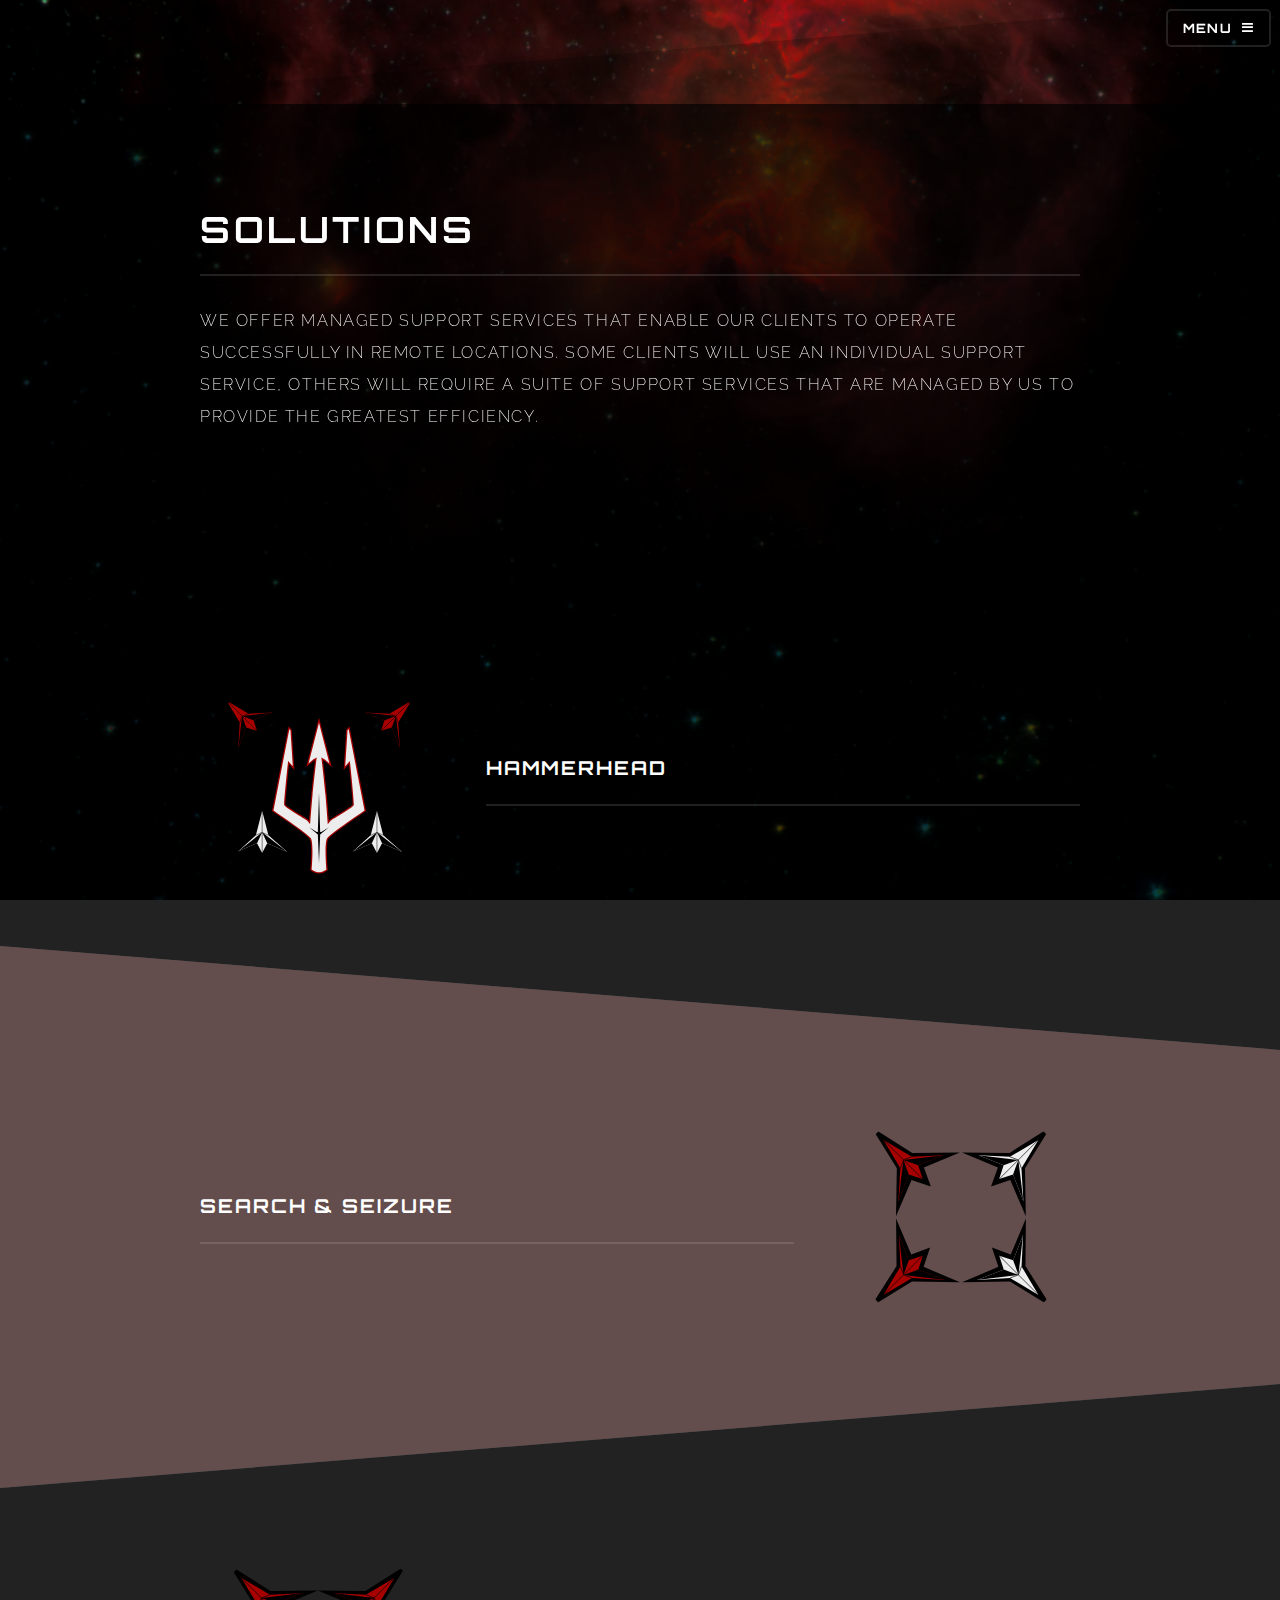
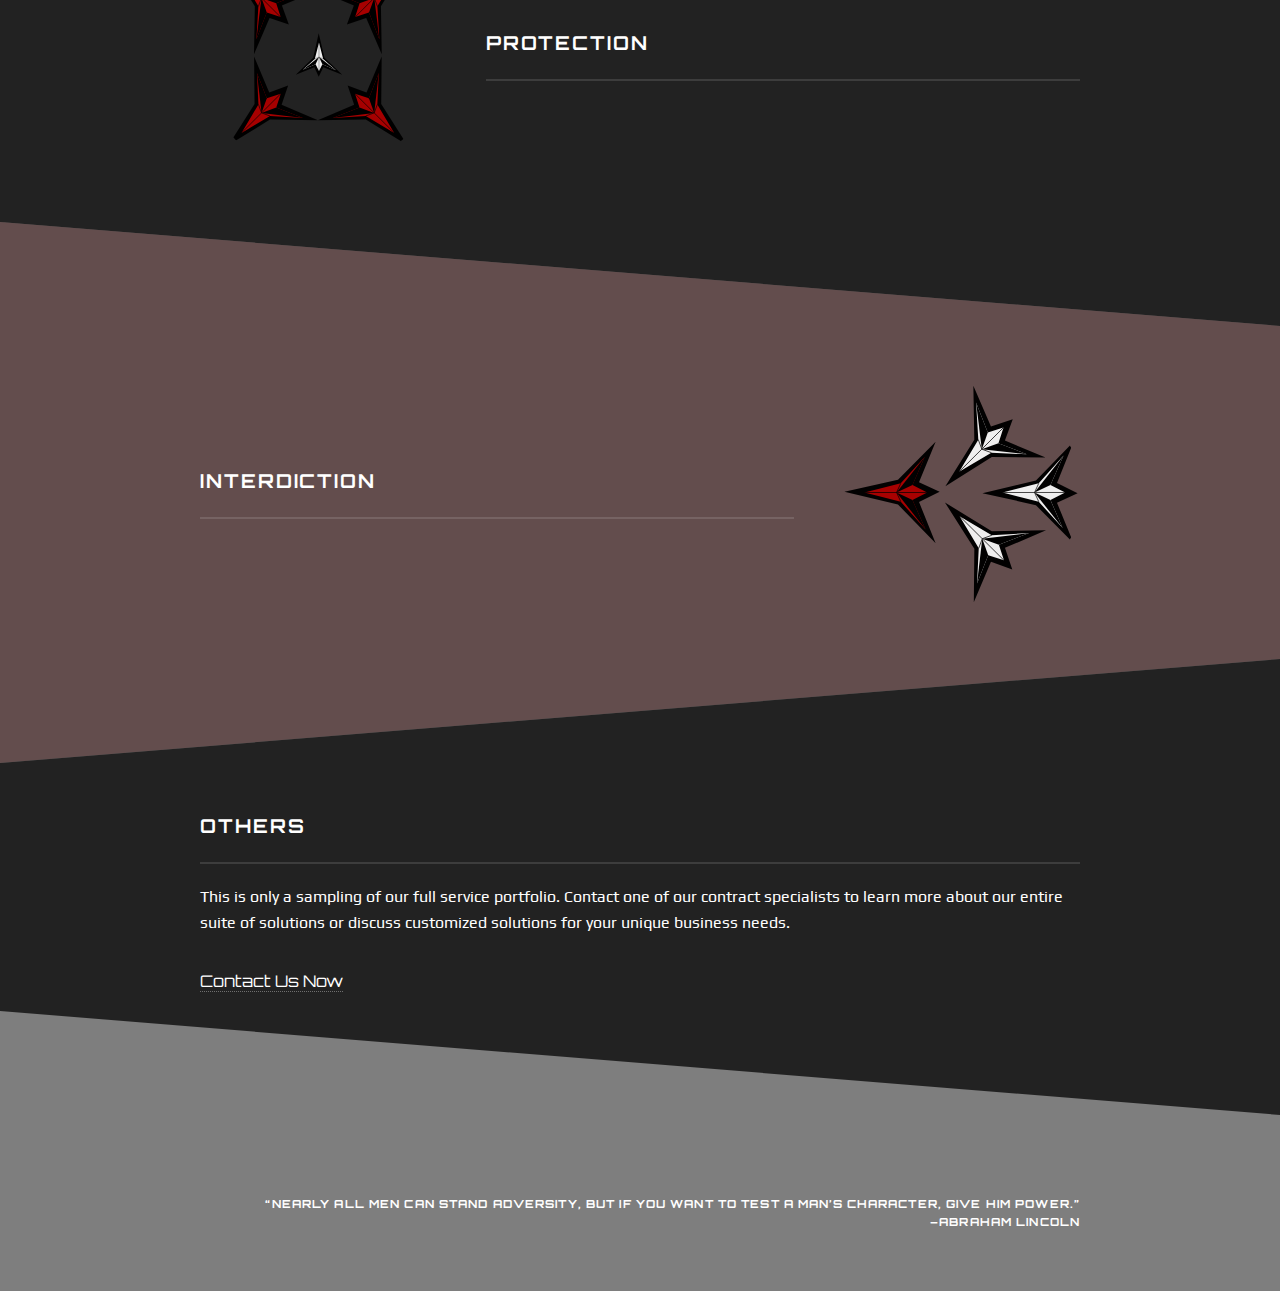
<file: solutions.html>
<!DOCTYPE HTML>

<html>
	<head>
		<title>Solutions - Invictus Private Security</title>
		<meta charset="utf-8" />
		<meta name="viewport" content="width=device-width, initial-scale=1, user-scalable=no" />
		<link rel="stylesheet" href="assets/css/main.css" />
		<noscript><link rel="stylesheet" href="assets/css/noscript.css" /></noscript>
	</head>
	<body class="is-preload">

		<!-- Page Wrapper -->
		<div id="page-wrapper">

				<!-- Header -->
				<header id="header" class="alt">
						<h1 ><a href="index.html">INVICTUS</a></h1>
						<nav>
							<a href="#menu">Menu</a>
						</nav>
					</header>

				<!-- Menu -->
					<nav id="menu">
						<div class="inner">
							<h2>Menu</h2>
							<ul class="links">
								<li><a href="index.html">Home</a></li>
								<li><a href="solutions.html">Solutions</a></li>
								<li><a href="https://robertsspaceindustries.com/orgs/UNDEFEATED">RSI Org Page</a></li>
								<li><a href="https://discord.gg/2qVeXSU">Discord</a></li>
								<li><a href="https://robertsspaceindustries.com/spectrum/community/UNDEFEATED">Spectrum</a></li>
								<!--<li><a href="generic.html">DEV_Generic</a></li> -->
								<!-- <li><a href="elements.html">DEV_Elements</a></li> -->
							</ul>
							<a href="#" class="close">Close</a>
						</div>
					</nav>

				<!-- Banner -->
					<section id="banner" class="wrapper">		
						<div class="inner">
								<!--<div class="logo"><span class="icon fa-diamond"></span></div>-->
							<div class="logo"><span><h2>Solutions</h2></span>
								<p>We offer managed support services that enable our clients to operate successfully in remote locations. Some clients will use an individual support service, others will require a suite of support services that are managed by us to provide the greatest efficiency. </p>
							</div>
							
						</div>
					</section>

				<!-- Wrapper -->
					<section id="wrapper">						
							<div class="inner">
							</div>												
					<!-- Content -->
						<!-- One -->
							<section id="one" class="wrapper spotlight style2">
								<div class="inner">
									<a href="#hammerhead" class="image"><img src="images/hammer.svg" alt="" /></a>
									<div class="content">
										<h2 class="major">HAMMERHEAD</h2>
										<p></p>
										<!-- <a href="#" class="special">Learn more</a>-->
									</div>
								</div>
							</section>

						<!-- Two -->
							<section id="two" class="wrapper spotlight alt style3">
								<div class="inner">
									<a href="#SEARCH" class="image"><img src="images/search.svg" alt="" /></a>
									<div class="content">
										<h2 class="major">SEARCH & SEIZURE</h2>
										<p></p>
										<!-- <a href="#" class="special">Learn more</a>-->
									</div>
								</div>
							</section>

						<!-- Three -->
							<section id="three" class="wrapper spotlight style2">
								<div class="inner">
									<a href="#PROTECTION" class="image"><img src="images/protect.svg" alt="" /></a>
									<div class="content">
										<h2 class="major">PROTECTION</h2>
										<p></p>
										<!-- <a href="#" class="special">Learn more</a>-->
									</div>
								</div>
							</section>

						<!-- Four -->
							<section id="four" class="wrapper spotlight alt style3">
								<div class="inner">
									<a href="#INTERDICTION" class="image"><img src="images/interdict.svg" alt="" /></a>
									<div class="content">
										<h2 class="major">INTERDICTION</h2>
										<p></p>
										<!-- <a href="#" class="special">Learn more</a>-->
									</div>
								</div>
							</section>

						<!-- Five -->
						<section id="five" class="wrapper spotlight style2">
								<div class="inner">
									<!-- <a href="#" class="image"><img src="images/.svg" alt="" /></a> -->
									<div class="content">
										<h2 class="major">OTHERS</h2>
										<p>This is only a sampling of our full service portfolio. Contact one of our contract specialists to learn more about our entire suite of solutions or discuss customized solutions for your unique business needs.</p>
										<a href="https://discord.gg/2qVeXSU">Contact Us Now</a>
										<!-- <a href="#" class="special">Learn more</a>-->
									</div>
								</div>
							</section>
							
						<!--<section class="features">
								<article>
									<a href="#" class="image"><img src="images/pic04.jpg" alt="" /></a>
										<h3 class="major">Sed feugiat lorem</h3>
										<p>Lorem ipsum dolor sit amet, consectetur adipiscing vehicula id nulla dignissim dapibus ultrices.</p>
										<a href="#" class="special">Learn more</a>
								</article>
								<article>
									<a href="#" class="image"><img src="images/pic05.jpg" alt="" /></a>
										<h3 class="major">Nisl placerat</h3>
										<p>Lorem ipsum dolor sit amet, consectetur adipiscing vehicula id nulla dignissim dapibus ultrices.</p>
									<a href="#" class="special">Learn more</a>
								</article>
							</section> -->
						</div>
					</div>
			</section>

<!-- Footer --> 
<section id="footer">
	<div class="inner">
		<h5 class="align-right">“Nearly all men can stand adversity, but if you want to test a man’s character, give him power.”<br>
															–Abraham Lincoln</h5>
		<!-- Footer<form method="post" action="#">  
			<div class="fields">
				<div class="field">
					<label for="name">Name</label>
					<input type="text" name="name" id="name" />
				</div>
				<div class="field">
					<label for="email">Email</label>
					<input type="email" name="email" id="email" />
				</div>
				<div class="field">
					<label for="message">Message</label>
					<textarea name="message" id="message" rows="4"></textarea>
				</div>
			</div>
			<ul class="actions">
				<li><input type="submit" value="Send Message" /></li>
			</ul>
		</form>
		<ul class="contact">
			<li class="fa-home">
				Untitled Inc<br />
				1234 Somewhere Road Suite #2894<br />
				Nashville, TN 00000-0000
			</li>
			<li class="fa-phone">(000) 000-0000</li>
			<li class="fa-envelope"><a href="#">information@untitled.tld</a></li>
			<li class="fa-twitter"><a href="#">twitter.com/untitled-tld</a></li>
			<li class="fa-facebook"><a href="#">facebook.com/untitled-tld</a></li>
			<li class="fa-instagram"><a href="#">instagram.com/untitled-tld</a></li>
		</ul>
		<ul class="copyright">
			<li>&copy; Untitled Inc. All rights reserved.</li><li>Design: <a href="http://html5up.net">HTML5 UP</a></li>
		</ul>--> 
	</div>
</section>

			</div>

		<!-- Scripts -->
			<script src="assets/js/jquery.min.js"></script>
			<script src="assets/js/jquery.scrollex.min.js"></script>
			<script src="assets/js/browser.min.js"></script>
			<script src="assets/js/breakpoints.min.js"></script>
			<script src="assets/js/util.js"></script>
			<script src="assets/js/main.js"></script>

	</body>
</html>
</file>
<file: assets/css/noscript.css>
/*
	Solid State by HTML5 UP
	html5up.net | @ajlkn
	Free for personal and commercial use under the CCA 3.0 license (html5up.net/license)
*/

/* Banner */

	body.is-preload #banner .logo {
		-moz-transform: none;
		-webkit-transform: none;
		-ms-transform: none;
		transform: none;
		opacity: 1;
	}

	body.is-preload #banner h2 {
		opacity: 1;
		-moz-transform: none;
		-webkit-transform: none;
		-ms-transform: none;
		transform: none;
		-moz-filter: none;
		-webkit-filter: none;
		-ms-filter: none;
		filter: none;
	}

	body.is-preload #banner p {
		opacity: 01;
		-moz-transform: none;
		-webkit-transform: none;
		-ms-transform: none;
		transform: none;
		-moz-filter: none;
		-webkit-filter: none;
		-ms-filter: none;
		filter: none;
	}
</file>
<file: css/cover.css>
/*
 * Globals
 */

/* Links */
a,
a:focus,
a:hover {
  color: #fff;
}

/* Custom default button */
.btn-secondary,
.btn-secondary:hover,
.btn-secondary:focus {
  color: #333;
  text-shadow: none; /* Prevent inheritance from `body` */
  background-color: #fff;
  border: .05rem solid #fff;
}


/*
 * Base structure
 */

html,
body {
  height: 100%;
  background-color: #000;
  background-image: url("/img/corsbro6.jpg");
  background-repeat: no-repeat;
  background-attachment: fixed;
  background-size: cover;
}

body {
  display: -ms-flexbox;
  display: flex;
  color: #fff;
  text-shadow: 0 .05rem .1rem rgba(0, 0, 0, .5);
  box-shadow: inset 0 0 5rem rgba(0, 0, 0, .5);
}

.cover-container {
  max-width: 42em;
}


/*
 * Header
 */
.masthead {
  margin-bottom: 2rem;
}

.masthead-brand {
  margin-bottom: 0;
}

.nav-masthead .nav-link {
  padding: .25rem 0;
  font-weight: 700;
  color: rgba(255, 255, 255, .5);
  background-color: transparent;
  border-bottom: .25rem solid transparent;
}

.nav-masthead .nav-link:hover,
.nav-masthead .nav-link:focus {
  border-bottom-color: rgba(255, 255, 255, .25);
}

.nav-masthead .nav-link + .nav-link {
  margin-left: 1rem;
}

.nav-masthead .active {
  color: #fff;
  border-bottom-color: #fff;
}

@media (min-width: 48em) {
  .masthead-brand {
    float: left;
  }
  .nav-masthead {
    float: right;
  }
}


/*
 * Cover
 */
.cover {
  padding: 0 1.5rem;
}
.cover .btn-lg {
  padding: .75rem 1.25rem;
  font-weight: 700;
}


/*
 * Footer
 */
.mastfoot {
  color: rgba(255, 255, 255, .5);
}
</file>
<file: assets/css/main.css>
@import url(font-awesome.min.css);
@import url("https://fonts.googleapis.com/css?family=Raleway:200,700|Source+Sans+Pro:300,600,300italic,600italic");
@import url("https://fonts.googleapis.com/css?family=Orbitron");
@import url("https://fonts.googleapis.com/css?family=Play");


/*
	Solid State by HTML5 UP
	html5up.net | @ajlkn
	Free for personal and commercial use under the CCA 3.0 license (html5up.net/license)
*/

html, body, div, span, applet, object,
iframe, h1, h2, h3, h4, h5, h6, p, blockquote,
pre, a, abbr, acronym, address, big, cite,
code, del, dfn, em, img, ins, kbd, q, s, samp,
small, strike, strong, sub, sup, tt, var, b,
u, i, center, dl, dt, dd, ol, ul, li, fieldset,
form, label, legend, table, caption, tbody,
tfoot, thead, tr, th, td, article, aside,
canvas, details, embed, figure, figcaption,
footer, header, hgroup, menu, nav, output, ruby,
section, summary, time, mark, audio, video {
	margin: 0;
	padding: 0;
	border: 0;
	font-size: 100%;
	font: inherit;	
    font-family: 'Orbitron', sans-serif;
	vertical-align: baseline;}

article, aside, details, figcaption, figure,
footer, header, hgroup, menu, nav, section {
	display: block;}

body {
	line-height: 1;
}

ol, ul {
	list-style: none;
}

blockquote, q {
	quotes: none;
}

	blockquote:before, blockquote:after, q:before, q:after {
		content: '';
		content: none;
	}

table {
	border-collapse: collapse;
	border-spacing: 0;
}

body {
	-webkit-text-size-adjust: none;
}

mark {
	background-color: transparent;
	color: inherit;
}

input::-moz-focus-inner {
	border: 0;
	padding: 0;
}

input, select, textarea {
	-moz-appearance: none;
	-webkit-appearance: none;
	-ms-appearance: none;
	appearance: none;
}

/* Basic */

	@-ms-viewport {
		width: device-width;
	}

	body {
		-ms-overflow-style: scrollbar;
	}

	@media screen and (max-width: 480px) {

		html, body {
			min-width: 320px;
		}

	}

	html {
		box-sizing: border-box;
	}

	*, *:before, *:after {
		box-sizing: inherit;
	}

	body {
		background-color: rgba(0, 0, 0, 0.507); /* #4f4f4fff;*/
		background-image: linear-gradient(to top, rgba(0, 0, 0, 0.123), rgba(0, 0, 0, 0.125)), url("../../images/GALAXY4.PNG");
		background-size: auto, cover;
		background-attachment: fixed, fixed;
		background-position: center, center;
	}

		body.is-preload *, body.is-preload *:before, body.is-preload *:after {
			-moz-animation: none !important;
			-webkit-animation: none !important;
			-ms-animation: none !important;
			animation: none !important;
			-moz-transition: none !important;
			-webkit-transition: none !important;
			-ms-transition: none !important;
			transition: none !important;
		}

/* Type */

	body, input, select, textarea {
		color: #ffffff;
		/*font-family: Orbitron, "Source Sans Pro", Helvetica, sans-serif; */
		font-family: 'Orbitron', sans-serif;
		font-size: 16.5pt;
		font-weight: 300;
		line-height: 1.65;
	}

		@media screen and (max-width: 1680px) {

			body, input, select, textarea {
				font-size: 13pt;
			}

		}

		@media screen and (max-width: 1280px) {

			body, input, select, textarea {
				font-size: 12pt;
			}

		}

		@media screen and (max-width: 980px) {

			body, input, select, textarea {
				font-size: 12pt;
			}

		}

		@media screen and (max-width: 736px) {

			body, input, select, textarea {
				font-size: 12pt;
			}

		}

		@media screen and (max-width: 480px) {

			body, input, select, textarea {
				font-size: 12pt;
			}

		}

	a {
		-moz-transition: color 0.2s ease-in-out, border-bottom-color 0.2s ease-in-out;
		-webkit-transition: color 0.2s ease-in-out, border-bottom-color 0.2s ease-in-out;
		-ms-transition: color 0.2s ease-in-out, border-bottom-color 0.2s ease-in-out;
		transition: color 0.2s ease-in-out, border-bottom-color 0.2s ease-in-out;
		border-bottom: dotted 1px rgba(255, 255, 255, 0.35);
		color: #ffffff;
		text-decoration: none;
	}

		a:hover {
			border-bottom-color: transparent;
			color: #ffffff !important;
		}

		a.special:not(.button) {
			text-decoration: none;
			border-bottom: 0;
			display: block;
			font-family: Raleway, Helvetica, sans-serif;
			font-size: 0.8em;
			font-weight: 700;
			letter-spacing: 0.1em;
			margin: 0 0 2em 0;
			text-transform: uppercase;
		}

			a.special:not(.button):before {
				-moz-osx-font-smoothing: grayscale;
				-webkit-font-smoothing: antialiased;
				font-family: FontAwesome;
				font-style: normal;
				font-weight: normal;
				text-transform: none !important;
			}

			a.special:not(.button):before {
				-moz-transition: background-color 0.2s ease-in-out;
				-webkit-transition: background-color 0.2s ease-in-out;
				-ms-transition: background-color 0.2s ease-in-out;
				transition: background-color 0.2s ease-in-out;
				border-radius: 100%;
				border: solid 2px rgba(255, 255, 255, 0.125);
				content: '\f105';
				display: inline-block;
				font-size: 1.25em;
				height: 2em;
				line-height: 1.65em;
				margin-right: 0.85em;
				text-align: center;
				text-indent: 0.15em;
				vertical-align: middle;
				width: 2em;
			}

			a.special:not(.button):hover:before {
				background-color: rgba(255, 255, 255, 0.025);
			}

			a.special:not(.button):active:before {
				background-color: rgba(255, 255, 255, 0.075);
			}

	strong, b {
		color: #ffffff;
		font-weight: 600;
	}

	em, i {
		font-style: italic;
	}

	p {
	    font-family: Play , Raleway, Helvetica, sans-serif;
		margin: 0 0 2em 0;
	}

	h1, h2, h3, h4, h5, h6 {
		color: #ffffff;
		font-family: 'Orbitron', sans-serif;
		/*font-family: Raleway, Helvetica, sans-serif;*/
		font-weight: 700;
		letter-spacing: 0.1em;
		margin: 0 0 1em 0;
		text-transform: uppercase;
	}

		h1 a, h2 a, h3 a, h4 a, h5 a, h6 a {
			color: inherit;
			text-decoration: none;
			border-bottom: 0;
		}

		h1 span, h2 span, h3 span, h4 span, h5 span, h6 span {
			font-weight: 200;
		}

		h1.major, h2.major, h3.major, h4.major, h5.major, h6.major {
			padding-bottom: 1em;
			border-bottom: solid 2px rgba(255, 255, 255, 0.125);
		}

	h2 {
		font-size: 1.2em;
	}

	h3 {
		font-size: 0.9em;
	}

	h4 {
		font-size: 0.7em;
	}

	h5 {
		font-size: 0.7em;
	}

	h6 {
		font-size: 0.7em;
	}

	@media screen and (max-width: 736px) {

		h2 {
			font-size: 1em;
		}

		h3 {
			font-size: 0.8em;
		}

	}

	sub {
		font-size: 0.8em;
		position: relative;
		top: 0.5em;
	}

	sup {
		font-size: 0.8em;
		position: relative;
		top: -0.5em;
	}

	blockquote {
		border-left: solid 4px rgba(255, 255, 255, 0.125);
		font-style: italic;
		margin: 0 0 2em 0;
		padding: 0.5em 0 0.5em 2em;
	}

	code {
		background: rgba(255, 255, 255, 0.025);
		border-radius: 5px;
		border: solid 2px rgba(255, 255, 255, 0.125);
		font-family: "Courier New", monospace;
		font-size: 0.9em;
		margin: 0 0.25em;
		padding: 0.25em 0.65em;
	}

	pre {
		-webkit-overflow-scrolling: touch;
		font-family: "Courier New", monospace;
		font-size: 0.9em;
		margin: 0 0 2em 0;
	}

		pre code {
			display: block;
			line-height: 1.75em;
			padding: 1em 1.5em;
			overflow-x: auto;
		}

	hr {
		border: 0;
		border-bottom: solid 2px rgba(255, 255, 255, 0.125);
		margin: 2.5em 0;
	}

		hr.major {
			margin: 4em 0;
		}

	.align-left {
		text-align: left;
	}

	.align-center {
		text-align: center;
	}

	.align-right {
		text-align: right;
	}

/* Row */

	.row {
		display: flex;
		flex-wrap: wrap;
		box-sizing: border-box;
		align-items: stretch;
	}

		.row > * {
			box-sizing: border-box;
		}

		.row.gtr-uniform > * > :last-child {
			margin-bottom: 0;
		}

		.row.aln-left {
			justify-content: flex-start;
		}

		.row.aln-center {
			justify-content: center;
		}

		.row.aln-right {
			justify-content: flex-end;
		}

		.row.aln-top {
			align-items: flex-start;
		}

		.row.aln-middle {
			align-items: center;
		}

		.row.aln-bottom {
			align-items: flex-end;
		}

		.row > .imp {
			order: -1;
		}

		.row > .col-1 {
			width: 8.3333333333%;
		}

		.row > .off-1 {
			margin-left: 8.3333333333%;
		}

		.row > .col-2 {
			width: 16.6666666667%;
		}

		.row > .off-2 {
			margin-left: 16.6666666667%;
		}

		.row > .col-3 {
			width: 25%;
		}

		.row > .off-3 {
			margin-left: 25%;
		}

		.row > .col-4 {
			width: 33.3333333333%;
		}

		.row > .off-4 {
			margin-left: 33.3333333333%;
		}

		.row > .col-5 {
			width: 41.6666666667%;
		}

		.row > .off-5 {
			margin-left: 41.6666666667%;
		}

		.row > .col-6 {
			width: 50%;
		}

		.row > .off-6 {
			margin-left: 50%;
		}

		.row > .col-7 {
			width: 58.3333333333%;
		}

		.row > .off-7 {
			margin-left: 58.3333333333%;
		}

		.row > .col-8 {
			width: 66.6666666667%;
		}

		.row > .off-8 {
			margin-left: 66.6666666667%;
		}

		.row > .col-9 {
			width: 75%;
		}

		.row > .off-9 {
			margin-left: 75%;
		}

		.row > .col-10 {
			width: 83.3333333333%;
		}

		.row > .off-10 {
			margin-left: 83.3333333333%;
		}

		.row > .col-11 {
			width: 91.6666666667%;
		}

		.row > .off-11 {
			margin-left: 91.6666666667%;
		}

		.row > .col-12 {
			width: 100%;
		}

		.row > .off-12 {
			margin-left: 100%;
		}

		.row.gtr-0 {
			margin-top: 0;
			margin-left: 0em;
		}

			.row.gtr-0 > * {
				padding: 0 0 0 0em;
			}

			.row.gtr-0.gtr-uniform {
				margin-top: 0em;
			}

				.row.gtr-0.gtr-uniform > * {
					padding-top: 0em;
				}

		.row.gtr-25 {
			margin-top: 0;
			margin-left: -0.4375em;
		}

			.row.gtr-25 > * {
				padding: 0 0 0 0.4375em;
			}

			.row.gtr-25.gtr-uniform {
				margin-top: -0.4375em;
			}

				.row.gtr-25.gtr-uniform > * {
					padding-top: 0.4375em;
				}

		.row.gtr-50 {
			margin-top: 0;
			margin-left: -0.875em;
		}

			.row.gtr-50 > * {
				padding: 0 0 0 0.875em;
			}

			.row.gtr-50.gtr-uniform {
				margin-top: -0.875em;
			}

				.row.gtr-50.gtr-uniform > * {
					padding-top: 0.875em;
				}

		.row {
			margin-top: 0;
			margin-left: -1.75em;
		}

			.row > * {
				padding: 0 0 0 1.75em;
			}

			.row.gtr-uniform {
				margin-top: -1.75em;
			}

				.row.gtr-uniform > * {
					padding-top: 1.75em;
				}

		.row.gtr-150 {
			margin-top: 0;
			margin-left: -2.625em;
		}

			.row.gtr-150 > * {
				padding: 0 0 0 2.625em;
			}

			.row.gtr-150.gtr-uniform {
				margin-top: -2.625em;
			}

				.row.gtr-150.gtr-uniform > * {
					padding-top: 2.625em;
				}

		.row.gtr-200 {
			margin-top: 0;
			margin-left: -3.5em;
		}

			.row.gtr-200 > * {
				padding: 0 0 0 3.5em;
			}

			.row.gtr-200.gtr-uniform {
				margin-top: -3.5em;
			}

				.row.gtr-200.gtr-uniform > * {
					padding-top: 3.5em;
				}

		@media screen and (max-width: 1680px) {

			.row {
				display: flex;
				flex-wrap: wrap;
				box-sizing: border-box;
				align-items: stretch;
			}

				.row > * {
					box-sizing: border-box;
				}

				.row.gtr-uniform > * > :last-child {
					margin-bottom: 0;
				}

				.row.aln-left {
					justify-content: flex-start;
				}

				.row.aln-center {
					justify-content: center;
				}

				.row.aln-right {
					justify-content: flex-end;
				}

				.row.aln-top {
					align-items: flex-start;
				}

				.row.aln-middle {
					align-items: center;
				}

				.row.aln-bottom {
					align-items: flex-end;
				}

				.row > .imp-xlarge {
					order: -1;
				}

				.row > .col-1-xlarge {
					width: 8.3333333333%;
				}

				.row > .off-1-xlarge {
					margin-left: 8.3333333333%;
				}

				.row > .col-2-xlarge {
					width: 16.6666666667%;
				}

				.row > .off-2-xlarge {
					margin-left: 16.6666666667%;
				}

				.row > .col-3-xlarge {
					width: 25%;
				}

				.row > .off-3-xlarge {
					margin-left: 25%;
				}

				.row > .col-4-xlarge {
					width: 33.3333333333%;
				}

				.row > .off-4-xlarge {
					margin-left: 33.3333333333%;
				}

				.row > .col-5-xlarge {
					width: 41.6666666667%;
				}

				.row > .off-5-xlarge {
					margin-left: 41.6666666667%;
				}

				.row > .col-6-xlarge {
					width: 50%;
				}

				.row > .off-6-xlarge {
					margin-left: 50%;
				}

				.row > .col-7-xlarge {
					width: 58.3333333333%;
				}

				.row > .off-7-xlarge {
					margin-left: 58.3333333333%;
				}

				.row > .col-8-xlarge {
					width: 66.6666666667%;
				}

				.row > .off-8-xlarge {
					margin-left: 66.6666666667%;
				}

				.row > .col-9-xlarge {
					width: 75%;
				}

				.row > .off-9-xlarge {
					margin-left: 75%;
				}

				.row > .col-10-xlarge {
					width: 83.3333333333%;
				}

				.row > .off-10-xlarge {
					margin-left: 83.3333333333%;
				}

				.row > .col-11-xlarge {
					width: 91.6666666667%;
				}

				.row > .off-11-xlarge {
					margin-left: 91.6666666667%;
				}

				.row > .col-12-xlarge {
					width: 100%;
				}

				.row > .off-12-xlarge {
					margin-left: 100%;
				}

				.row.gtr-0 {
					margin-top: 0;
					margin-left: 0em;
				}

					.row.gtr-0 > * {
						padding: 0 0 0 0em;
					}

					.row.gtr-0.gtr-uniform {
						margin-top: 0em;
					}

						.row.gtr-0.gtr-uniform > * {
							padding-top: 0em;
						}

				.row.gtr-25 {
					margin-top: 0;
					margin-left: -0.4375em;
				}

					.row.gtr-25 > * {
						padding: 0 0 0 0.4375em;
					}

					.row.gtr-25.gtr-uniform {
						margin-top: -0.4375em;
					}

						.row.gtr-25.gtr-uniform > * {
							padding-top: 0.4375em;
						}

				.row.gtr-50 {
					margin-top: 0;
					margin-left: -0.875em;
				}

					.row.gtr-50 > * {
						padding: 0 0 0 0.875em;
					}

					.row.gtr-50.gtr-uniform {
						margin-top: -0.875em;
					}

						.row.gtr-50.gtr-uniform > * {
							padding-top: 0.875em;
						}

				.row {
					margin-top: 0;
					margin-left: -1.75em;
				}

					.row > * {
						padding: 0 0 0 1.75em;
					}

					.row.gtr-uniform {
						margin-top: -1.75em;
					}

						.row.gtr-uniform > * {
							padding-top: 1.75em;
						}

				.row.gtr-150 {
					margin-top: 0;
					margin-left: -2.625em;
				}

					.row.gtr-150 > * {
						padding: 0 0 0 2.625em;
					}

					.row.gtr-150.gtr-uniform {
						margin-top: -2.625em;
					}

						.row.gtr-150.gtr-uniform > * {
							padding-top: 2.625em;
						}

				.row.gtr-200 {
					margin-top: 0;
					margin-left: -3.5em;
				}

					.row.gtr-200 > * {
						padding: 0 0 0 3.5em;
					}

					.row.gtr-200.gtr-uniform {
						margin-top: -3.5em;
					}

						.row.gtr-200.gtr-uniform > * {
							padding-top: 3.5em;
						}

		}

		@media screen and (max-width: 1280px) {

			.row {
				display: flex;
				flex-wrap: wrap;
				box-sizing: border-box;
				align-items: stretch;
			}

				.row > * {
					box-sizing: border-box;
				}

				.row.gtr-uniform > * > :last-child {
					margin-bottom: 0;
				}

				.row.aln-left {
					justify-content: flex-start;
				}

				.row.aln-center {
					justify-content: center;
				}

				.row.aln-right {
					justify-content: flex-end;
				}

				.row.aln-top {
					align-items: flex-start;
				}

				.row.aln-middle {
					align-items: center;
				}

				.row.aln-bottom {
					align-items: flex-end;
				}

				.row > .imp-large {
					order: -1;
				}

				.row > .col-1-large {
					width: 8.3333333333%;
				}

				.row > .off-1-large {
					margin-left: 8.3333333333%;
				}

				.row > .col-2-large {
					width: 16.6666666667%;
				}

				.row > .off-2-large {
					margin-left: 16.6666666667%;
				}

				.row > .col-3-large {
					width: 25%;
				}

				.row > .off-3-large {
					margin-left: 25%;
				}

				.row > .col-4-large {
					width: 33.3333333333%;
				}

				.row > .off-4-large {
					margin-left: 33.3333333333%;
				}

				.row > .col-5-large {
					width: 41.6666666667%;
				}

				.row > .off-5-large {
					margin-left: 41.6666666667%;
				}

				.row > .col-6-large {
					width: 50%;
				}

				.row > .off-6-large {
					margin-left: 50%;
				}

				.row > .col-7-large {
					width: 58.3333333333%;
				}

				.row > .off-7-large {
					margin-left: 58.3333333333%;
				}

				.row > .col-8-large {
					width: 66.6666666667%;
				}

				.row > .off-8-large {
					margin-left: 66.6666666667%;
				}

				.row > .col-9-large {
					width: 75%;
				}

				.row > .off-9-large {
					margin-left: 75%;
				}

				.row > .col-10-large {
					width: 83.3333333333%;
				}

				.row > .off-10-large {
					margin-left: 83.3333333333%;
				}

				.row > .col-11-large {
					width: 91.6666666667%;
				}

				.row > .off-11-large {
					margin-left: 91.6666666667%;
				}

				.row > .col-12-large {
					width: 100%;
				}

				.row > .off-12-large {
					margin-left: 100%;
				}

				.row.gtr-0 {
					margin-top: 0;
					margin-left: 0em;
				}

					.row.gtr-0 > * {
						padding: 0 0 0 0em;
					}

					.row.gtr-0.gtr-uniform {
						margin-top: 0em;
					}

						.row.gtr-0.gtr-uniform > * {
							padding-top: 0em;
						}

				.row.gtr-25 {
					margin-top: 0;
					margin-left: -0.4375em;
				}

					.row.gtr-25 > * {
						padding: 0 0 0 0.4375em;
					}

					.row.gtr-25.gtr-uniform {
						margin-top: -0.4375em;
					}

						.row.gtr-25.gtr-uniform > * {
							padding-top: 0.4375em;
						}

				.row.gtr-50 {
					margin-top: 0;
					margin-left: -0.875em;
				}

					.row.gtr-50 > * {
						padding: 0 0 0 0.875em;
					}

					.row.gtr-50.gtr-uniform {
						margin-top: -0.875em;
					}

						.row.gtr-50.gtr-uniform > * {
							padding-top: 0.875em;
						}

				.row {
					margin-top: 0;
					margin-left: -1.75em;
				}

					.row > * {
						padding: 0 0 0 1.75em;
					}

					.row.gtr-uniform {
						margin-top: -1.75em;
					}

						.row.gtr-uniform > * {
							padding-top: 1.75em;
						}

				.row.gtr-150 {
					margin-top: 0;
					margin-left: -2.625em;
				}

					.row.gtr-150 > * {
						padding: 0 0 0 2.625em;
					}

					.row.gtr-150.gtr-uniform {
						margin-top: -2.625em;
					}

						.row.gtr-150.gtr-uniform > * {
							padding-top: 2.625em;
						}

				.row.gtr-200 {
					margin-top: 0;
					margin-left: -3.5em;
				}

					.row.gtr-200 > * {
						padding: 0 0 0 3.5em;
					}

					.row.gtr-200.gtr-uniform {
						margin-top: -3.5em;
					}

						.row.gtr-200.gtr-uniform > * {
							padding-top: 3.5em;
						}

		}

		@media screen and (max-width: 980px) {

			.row {
				display: flex;
				flex-wrap: wrap;
				box-sizing: border-box;
				align-items: stretch;
			}

				.row > * {
					box-sizing: border-box;
				}

				.row.gtr-uniform > * > :last-child {
					margin-bottom: 0;
				}

				.row.aln-left {
					justify-content: flex-start;
				}

				.row.aln-center {
					justify-content: center;
				}

				.row.aln-right {
					justify-content: flex-end;
				}

				.row.aln-top {
					align-items: flex-start;
				}

				.row.aln-middle {
					align-items: center;
				}

				.row.aln-bottom {
					align-items: flex-end;
				}

				.row > .imp-medium {
					order: -1;
				}

				.row > .col-1-medium {
					width: 8.3333333333%;
				}

				.row > .off-1-medium {
					margin-left: 8.3333333333%;
				}

				.row > .col-2-medium {
					width: 16.6666666667%;
				}

				.row > .off-2-medium {
					margin-left: 16.6666666667%;
				}

				.row > .col-3-medium {
					width: 25%;
				}

				.row > .off-3-medium {
					margin-left: 25%;
				}

				.row > .col-4-medium {
					width: 33.3333333333%;
				}

				.row > .off-4-medium {
					margin-left: 33.3333333333%;
				}

				.row > .col-5-medium {
					width: 41.6666666667%;
				}

				.row > .off-5-medium {
					margin-left: 41.6666666667%;
				}

				.row > .col-6-medium {
					width: 50%;
				}

				.row > .off-6-medium {
					margin-left: 50%;
				}

				.row > .col-7-medium {
					width: 58.3333333333%;
				}

				.row > .off-7-medium {
					margin-left: 58.3333333333%;
				}

				.row > .col-8-medium {
					width: 66.6666666667%;
				}

				.row > .off-8-medium {
					margin-left: 66.6666666667%;
				}

				.row > .col-9-medium {
					width: 75%;
				}

				.row > .off-9-medium {
					margin-left: 75%;
				}

				.row > .col-10-medium {
					width: 83.3333333333%;
				}

				.row > .off-10-medium {
					margin-left: 83.3333333333%;
				}

				.row > .col-11-medium {
					width: 91.6666666667%;
				}

				.row > .off-11-medium {
					margin-left: 91.6666666667%;
				}

				.row > .col-12-medium {
					width: 100%;
				}

				.row > .off-12-medium {
					margin-left: 100%;
				}

				.row.gtr-0 {
					margin-top: 0;
					margin-left: 0em;
				}

					.row.gtr-0 > * {
						padding: 0 0 0 0em;
					}

					.row.gtr-0.gtr-uniform {
						margin-top: 0em;
					}

						.row.gtr-0.gtr-uniform > * {
							padding-top: 0em;
						}

				.row.gtr-25 {
					margin-top: 0;
					margin-left: -0.4375em;
				}

					.row.gtr-25 > * {
						padding: 0 0 0 0.4375em;
					}

					.row.gtr-25.gtr-uniform {
						margin-top: -0.4375em;
					}

						.row.gtr-25.gtr-uniform > * {
							padding-top: 0.4375em;
						}

				.row.gtr-50 {
					margin-top: 0;
					margin-left: -0.875em;
				}

					.row.gtr-50 > * {
						padding: 0 0 0 0.875em;
					}

					.row.gtr-50.gtr-uniform {
						margin-top: -0.875em;
					}

						.row.gtr-50.gtr-uniform > * {
							padding-top: 0.875em;
						}

				.row {
					margin-top: 0;
					margin-left: -1.75em;
				}

					.row > * {
						padding: 0 0 0 1.75em;
					}

					.row.gtr-uniform {
						margin-top: -1.75em;
					}

						.row.gtr-uniform > * {
							padding-top: 1.75em;
						}

				.row.gtr-150 {
					margin-top: 0;
					margin-left: -2.625em;
				}

					.row.gtr-150 > * {
						padding: 0 0 0 2.625em;
					}

					.row.gtr-150.gtr-uniform {
						margin-top: -2.625em;
					}

						.row.gtr-150.gtr-uniform > * {
							padding-top: 2.625em;
						}

				.row.gtr-200 {
					margin-top: 0;
					margin-left: -3.5em;
				}

					.row.gtr-200 > * {
						padding: 0 0 0 3.5em;
					}

					.row.gtr-200.gtr-uniform {
						margin-top: -3.5em;
					}

						.row.gtr-200.gtr-uniform > * {
							padding-top: 3.5em;
						}

		}

		@media screen and (max-width: 736px) {

			.row {
				display: flex;
				flex-wrap: wrap;
				box-sizing: border-box;
				align-items: stretch;
			}

				.row > * {
					box-sizing: border-box;
				}

				.row.gtr-uniform > * > :last-child {
					margin-bottom: 0;
				}

				.row.aln-left {
					justify-content: flex-start;
				}

				.row.aln-center {
					justify-content: center;
				}

				.row.aln-right {
					justify-content: flex-end;
				}

				.row.aln-top {
					align-items: flex-start;
				}

				.row.aln-middle {
					align-items: center;
				}

				.row.aln-bottom {
					align-items: flex-end;
				}

				.row > .imp-small {
					order: -1;
				}

				.row > .col-1-small {
					width: 8.3333333333%;
				}

				.row > .off-1-small {
					margin-left: 8.3333333333%;
				}

				.row > .col-2-small {
					width: 16.6666666667%;
				}

				.row > .off-2-small {
					margin-left: 16.6666666667%;
				}

				.row > .col-3-small {
					width: 25%;
				}

				.row > .off-3-small {
					margin-left: 25%;
				}

				.row > .col-4-small {
					width: 33.3333333333%;
				}

				.row > .off-4-small {
					margin-left: 33.3333333333%;
				}

				.row > .col-5-small {
					width: 41.6666666667%;
				}

				.row > .off-5-small {
					margin-left: 41.6666666667%;
				}

				.row > .col-6-small {
					width: 50%;
				}

				.row > .off-6-small {
					margin-left: 50%;
				}

				.row > .col-7-small {
					width: 58.3333333333%;
				}

				.row > .off-7-small {
					margin-left: 58.3333333333%;
				}

				.row > .col-8-small {
					width: 66.6666666667%;
				}

				.row > .off-8-small {
					margin-left: 66.6666666667%;
				}

				.row > .col-9-small {
					width: 75%;
				}

				.row > .off-9-small {
					margin-left: 75%;
				}

				.row > .col-10-small {
					width: 83.3333333333%;
				}

				.row > .off-10-small {
					margin-left: 83.3333333333%;
				}

				.row > .col-11-small {
					width: 91.6666666667%;
				}

				.row > .off-11-small {
					margin-left: 91.6666666667%;
				}

				.row > .col-12-small {
					width: 100%;
				}

				.row > .off-12-small {
					margin-left: 100%;
				}

				.row.gtr-0 {
					margin-top: 0;
					margin-left: 0em;
				}

					.row.gtr-0 > * {
						padding: 0 0 0 0em;
					}

					.row.gtr-0.gtr-uniform {
						margin-top: 0em;
					}

						.row.gtr-0.gtr-uniform > * {
							padding-top: 0em;
						}

				.row.gtr-25 {
					margin-top: 0;
					margin-left: -0.3125em;
				}

					.row.gtr-25 > * {
						padding: 0 0 0 0.3125em;
					}

					.row.gtr-25.gtr-uniform {
						margin-top: -0.3125em;
					}

						.row.gtr-25.gtr-uniform > * {
							padding-top: 0.3125em;
						}

				.row.gtr-50 {
					margin-top: 0;
					margin-left: -0.625em;
				}

					.row.gtr-50 > * {
						padding: 0 0 0 0.625em;
					}

					.row.gtr-50.gtr-uniform {
						margin-top: -0.625em;
					}

						.row.gtr-50.gtr-uniform > * {
							padding-top: 0.625em;
						}

				.row {
					margin-top: 0;
					margin-left: -1.25em;
				}

					.row > * {
						padding: 0 0 0 1.25em;
					}

					.row.gtr-uniform {
						margin-top: -1.25em;
					}

						.row.gtr-uniform > * {
							padding-top: 1.25em;
						}

				.row.gtr-150 {
					margin-top: 0;
					margin-left: -1.875em;
				}

					.row.gtr-150 > * {
						padding: 0 0 0 1.875em;
					}

					.row.gtr-150.gtr-uniform {
						margin-top: -1.875em;
					}

						.row.gtr-150.gtr-uniform > * {
							padding-top: 1.875em;
						}

				.row.gtr-200 {
					margin-top: 0;
					margin-left: -2.5em;
				}

					.row.gtr-200 > * {
						padding: 0 0 0 2.5em;
					}

					.row.gtr-200.gtr-uniform {
						margin-top: -2.5em;
					}

						.row.gtr-200.gtr-uniform > * {
							padding-top: 2.5em;
						}

		}

		@media screen and (max-width: 480px) {

			.row {
				display: flex;
				flex-wrap: wrap;
				box-sizing: border-box;
				align-items: stretch;
			}

				.row > * {
					box-sizing: border-box;
				}

				.row.gtr-uniform > * > :last-child {
					margin-bottom: 0;
				}

				.row.aln-left {
					justify-content: flex-start;
				}

				.row.aln-center {
					justify-content: center;
				}

				.row.aln-right {
					justify-content: flex-end;
				}

				.row.aln-top {
					align-items: flex-start;
				}

				.row.aln-middle {
					align-items: center;
				}

				.row.aln-bottom {
					align-items: flex-end;
				}

				.row > .imp-xsmall {
					order: -1;
				}

				.row > .col-1-xsmall {
					width: 8.3333333333%;
				}

				.row > .off-1-xsmall {
					margin-left: 8.3333333333%;
				}

				.row > .col-2-xsmall {
					width: 16.6666666667%;
				}

				.row > .off-2-xsmall {
					margin-left: 16.6666666667%;
				}

				.row > .col-3-xsmall {
					width: 25%;
				}

				.row > .off-3-xsmall {
					margin-left: 25%;
				}

				.row > .col-4-xsmall {
					width: 33.3333333333%;
				}

				.row > .off-4-xsmall {
					margin-left: 33.3333333333%;
				}

				.row > .col-5-xsmall {
					width: 41.6666666667%;
				}

				.row > .off-5-xsmall {
					margin-left: 41.6666666667%;
				}

				.row > .col-6-xsmall {
					width: 50%;
				}

				.row > .off-6-xsmall {
					margin-left: 50%;
				}

				.row > .col-7-xsmall {
					width: 58.3333333333%;
				}

				.row > .off-7-xsmall {
					margin-left: 58.3333333333%;
				}

				.row > .col-8-xsmall {
					width: 66.6666666667%;
				}

				.row > .off-8-xsmall {
					margin-left: 66.6666666667%;
				}

				.row > .col-9-xsmall {
					width: 75%;
				}

				.row > .off-9-xsmall {
					margin-left: 75%;
				}

				.row > .col-10-xsmall {
					width: 83.3333333333%;
				}

				.row > .off-10-xsmall {
					margin-left: 83.3333333333%;
				}

				.row > .col-11-xsmall {
					width: 91.6666666667%;
				}

				.row > .off-11-xsmall {
					margin-left: 91.6666666667%;
				}

				.row > .col-12-xsmall {
					width: 100%;
				}

				.row > .off-12-xsmall {
					margin-left: 100%;
				}

				.row.gtr-0 {
					margin-top: 0;
					margin-left: 0em;
				}

					.row.gtr-0 > * {
						padding: 0 0 0 0em;
					}

					.row.gtr-0.gtr-uniform {
						margin-top: 0em;
					}

						.row.gtr-0.gtr-uniform > * {
							padding-top: 0em;
						}

				.row.gtr-25 {
					margin-top: 0;
					margin-left: -0.3125em;
				}

					.row.gtr-25 > * {
						padding: 0 0 0 0.3125em;
					}

					.row.gtr-25.gtr-uniform {
						margin-top: -0.3125em;
					}

						.row.gtr-25.gtr-uniform > * {
							padding-top: 0.3125em;
						}

				.row.gtr-50 {
					margin-top: 0;
					margin-left: -0.625em;
				}

					.row.gtr-50 > * {
						padding: 0 0 0 0.625em;
					}

					.row.gtr-50.gtr-uniform {
						margin-top: -0.625em;
					}

						.row.gtr-50.gtr-uniform > * {
							padding-top: 0.625em;
						}

				.row {
					margin-top: 0;
					margin-left: -1.25em;
				}

					.row > * {
						padding: 0 0 0 1.25em;
					}

					.row.gtr-uniform {
						margin-top: -1.25em;
					}

						.row.gtr-uniform > * {
							padding-top: 1.25em;
						}

				.row.gtr-150 {
					margin-top: 0;
					margin-left: -1.875em;
				}

					.row.gtr-150 > * {
						padding: 0 0 0 1.875em;
					}

					.row.gtr-150.gtr-uniform {
						margin-top: -1.875em;
					}

						.row.gtr-150.gtr-uniform > * {
							padding-top: 1.875em;
						}

				.row.gtr-200 {
					margin-top: 0;
					margin-left: -2.5em;
				}

					.row.gtr-200 > * {
						padding: 0 0 0 2.5em;
					}

					.row.gtr-200.gtr-uniform {
						margin-top: -2.5em;
					}

						.row.gtr-200.gtr-uniform > * {
							padding-top: 2.5em;
						}

		}

		@media screen and (max-width: 360px) {

			.row {
				display: flex;
				flex-wrap: wrap;
				box-sizing: border-box;
				align-items: stretch;
			}

				.row > * {
					box-sizing: border-box;
				}

				.row.gtr-uniform > * > :last-child {
					margin-bottom: 0;
				}

				.row.aln-left {
					justify-content: flex-start;
				}

				.row.aln-center {
					justify-content: center;
				}

				.row.aln-right {
					justify-content: flex-end;
				}

				.row.aln-top {
					align-items: flex-start;
				}

				.row.aln-middle {
					align-items: center;
				}

				.row.aln-bottom {
					align-items: flex-end;
				}

				.row > .imp-xxsmall {
					order: -1;
				}

				.row > .col-1-xxsmall {
					width: 8.3333333333%;
				}

				.row > .off-1-xxsmall {
					margin-left: 8.3333333333%;
				}

				.row > .col-2-xxsmall {
					width: 16.6666666667%;
				}

				.row > .off-2-xxsmall {
					margin-left: 16.6666666667%;
				}

				.row > .col-3-xxsmall {
					width: 25%;
				}

				.row > .off-3-xxsmall {
					margin-left: 25%;
				}

				.row > .col-4-xxsmall {
					width: 33.3333333333%;
				}

				.row > .off-4-xxsmall {
					margin-left: 33.3333333333%;
				}

				.row > .col-5-xxsmall {
					width: 41.6666666667%;
				}

				.row > .off-5-xxsmall {
					margin-left: 41.6666666667%;
				}

				.row > .col-6-xxsmall {
					width: 50%;
				}

				.row > .off-6-xxsmall {
					margin-left: 50%;
				}

				.row > .col-7-xxsmall {
					width: 58.3333333333%;
				}

				.row > .off-7-xxsmall {
					margin-left: 58.3333333333%;
				}

				.row > .col-8-xxsmall {
					width: 66.6666666667%;
				}

				.row > .off-8-xxsmall {
					margin-left: 66.6666666667%;
				}

				.row > .col-9-xxsmall {
					width: 75%;
				}

				.row > .off-9-xxsmall {
					margin-left: 75%;
				}

				.row > .col-10-xxsmall {
					width: 83.3333333333%;
				}

				.row > .off-10-xxsmall {
					margin-left: 83.3333333333%;
				}

				.row > .col-11-xxsmall {
					width: 91.6666666667%;
				}

				.row > .off-11-xxsmall {
					margin-left: 91.6666666667%;
				}

				.row > .col-12-xxsmall {
					width: 100%;
				}

				.row > .off-12-xxsmall {
					margin-left: 100%;
				}

				.row.gtr-0 {
					margin-top: 0;
					margin-left: 0em;
				}

					.row.gtr-0 > * {
						padding: 0 0 0 0em;
					}

					.row.gtr-0.gtr-uniform {
						margin-top: 0em;
					}

						.row.gtr-0.gtr-uniform > * {
							padding-top: 0em;
						}

				.row.gtr-25 {
					margin-top: 0;
					margin-left: -0.3125em;
				}

					.row.gtr-25 > * {
						padding: 0 0 0 0.3125em;
					}

					.row.gtr-25.gtr-uniform {
						margin-top: -0.3125em;
					}

						.row.gtr-25.gtr-uniform > * {
							padding-top: 0.3125em;
						}

				.row.gtr-50 {
					margin-top: 0;
					margin-left: -0.625em;
				}

					.row.gtr-50 > * {
						padding: 0 0 0 0.625em;
					}

					.row.gtr-50.gtr-uniform {
						margin-top: -0.625em;
					}

						.row.gtr-50.gtr-uniform > * {
							padding-top: 0.625em;
						}

				.row {
					margin-top: 0;
					margin-left: -1.25em;
				}

					.row > * {
						padding: 0 0 0 1.25em;
					}

					.row.gtr-uniform {
						margin-top: -1.25em;
					}

						.row.gtr-uniform > * {
							padding-top: 1.25em;
						}

				.row.gtr-150 {
					margin-top: 0;
					margin-left: -1.875em;
				}

					.row.gtr-150 > * {
						padding: 0 0 0 1.875em;
					}

					.row.gtr-150.gtr-uniform {
						margin-top: -1.875em;
					}

						.row.gtr-150.gtr-uniform > * {
							padding-top: 1.875em;
						}

				.row.gtr-200 {
					margin-top: 0;
					margin-left: -2.5em;
				}

					.row.gtr-200 > * {
						padding: 0 0 0 2.5em;
					}

					.row.gtr-200.gtr-uniform {
						margin-top: -2.5em;
					}

						.row.gtr-200.gtr-uniform > * {
							padding-top: 2.5em;
						}

		}

/* Section/Article */

	section.special, article.special {
		text-align: center;
	}

/* Form */

	form {
		margin: 0 0 2em 0;
	}

		form > :last-child {
			margin-bottom: 0;
		}

		form > .fields {
			display: -moz-flex;
			display: -webkit-flex;
			display: -ms-flex;
			display: flex;
			-moz-flex-wrap: wrap;
			-webkit-flex-wrap: wrap;
			-ms-flex-wrap: wrap;
			flex-wrap: wrap;
			width: calc(100% + 3em);
			margin: -1.5em 0 2em -1.5em;
		}

			form > .fields > .field {
				-moz-flex-grow: 0;
				-webkit-flex-grow: 0;
				-ms-flex-grow: 0;
				flex-grow: 0;
				-moz-flex-shrink: 0;
				-webkit-flex-shrink: 0;
				-ms-flex-shrink: 0;
				flex-shrink: 0;
				padding: 1.5em 0 0 1.5em;
				width: calc(100% - 1.5em);
			}

				form > .fields > .field.half {
					width: calc(50% - 0.75em);
				}

				form > .fields > .field.third {
					width: calc(100%/3 - 0.5em);
				}

				form > .fields > .field.quarter {
					width: calc(25% - 0.375em);
				}

		@media screen and (max-width: 480px) {

			form > .fields {
				width: calc(100% + 3em);
				margin: -1.5em 0 2em -1.5em;
			}

				form > .fields > .field {
					padding: 1.5em 0 0 1.5em;
					width: calc(100% - 1.5em);
				}

					form > .fields > .field.half {
						width: calc(100% - 1.5em);
					}

					form > .fields > .field.third {
						width: calc(100% - 1.5em);
					}

					form > .fields > .field.quarter {
						width: calc(100% - 1.5em);
					}

		}

	label {
		color: #ffffff;
		display: block;
		font-family: Raleway, Helvetica, sans-serif;
		font-size: 0.8em;
		font-weight: 700;
		letter-spacing: 0.1em;
		margin: 0 0 0.7em 0;
		text-transform: uppercase;
	}

	input[type="text"],
	input[type="password"],
	input[type="email"],
	input[type="tel"],
	select,
	textarea {
		-moz-appearance: none;
		-webkit-appearance: none;
		-ms-appearance: none;
		appearance: none;
		background: rgba(255, 255, 255, 0.025);
		border-radius: 5px;
		border: none;
		border: solid 2px rgba(255, 255, 255, 0.125);
		color: inherit;
		display: block;
		outline: 0;
		padding: 0 1em;
		text-decoration: none;
		width: 100%;
	}

		input[type="text"]:invalid,
		input[type="password"]:invalid,
		input[type="email"]:invalid,
		input[type="tel"]:invalid,
		select:invalid,
		textarea:invalid {
			box-shadow: none;
		}

		input[type="text"]:focus,
		input[type="password"]:focus,
		input[type="email"]:focus,
		input[type="tel"]:focus,
		select:focus,
		textarea:focus {
			border-color: #aa0000;
		}

	select {
		background-image: url("data:image/svg+xml;charset=utf8,%3Csvg xmlns='http://www.w3.org/2000/svg' width='40' height='40' preserveAspectRatio='none' viewBox='0 0 40 40'%3E%3Cpath d='M9.4,12.3l10.4,10.4l10.4-10.4c0.2-0.2,0.5-0.4,0.9-0.4c0.3,0,0.6,0.1,0.9,0.4l3.3,3.3c0.2,0.2,0.4,0.5,0.4,0.9 c0,0.4-0.1,0.6-0.4,0.9L20.7,31.9c-0.2,0.2-0.5,0.4-0.9,0.4c-0.3,0-0.6-0.1-0.9-0.4L4.3,17.3c-0.2-0.2-0.4-0.5-0.4-0.9 c0-0.4,0.1-0.6,0.4-0.9l3.3-3.3c0.2-0.2,0.5-0.4,0.9-0.4S9.1,12.1,9.4,12.3z' fill='rgba(0, 0, 0, 0.125)' /%3E%3C/svg%3E");
		background-size: 1.25rem;
		background-repeat: no-repeat;
		background-position: calc(100% - 1rem) center;
		height: 2.75em;
		padding-right: 2.75em;
		text-overflow: ellipsis;
	}

		select option {
			color: #ffffff;
			background: #2e3141;
		}

		select:focus::-ms-value {
			background-color: transparent;
		}

		select::-ms-expand {
			display: none;
		}

	input[type="text"],
	input[type="password"],
	input[type="email"],
	select {
		height: 2.75em;
	}

	textarea {
		padding: 0.75em 1em;
	}

	input[type="checkbox"],
	input[type="radio"] {
		-moz-appearance: none;
		-webkit-appearance: none;
		-ms-appearance: none;
		appearance: none;
		display: block;
		float: left;
		margin-right: -2em;
		opacity: 0;
		width: 1em;
		z-index: -1;
	}

		input[type="checkbox"] + label,
		input[type="radio"] + label {
			text-decoration: none;
			color: #ffffff;
			cursor: pointer;
			display: inline-block;
			font-size: 1em;
			font-family: "Source Sans Pro", Helvetica, sans-serif;
			text-transform: none;
			letter-spacing: 0;
			font-weight: 300;
			padding-left: 2.4em;
			padding-right: 0.75em;
			position: relative;
		}

			input[type="checkbox"] + label:before,
			input[type="radio"] + label:before {
				-moz-osx-font-smoothing: grayscale;
				-webkit-font-smoothing: antialiased;
				font-family: FontAwesome;
				font-style: normal;
				font-weight: normal;
				text-transform: none !important;
			}

			input[type="checkbox"] + label:before,
			input[type="radio"] + label:before {
				background: rgba(255, 255, 255, 0.025);
				border-radius: 5px;
				border: solid 2px rgba(255, 255, 255, 0.125);
				content: '';
				display: inline-block;
				height: 1.65em;
				left: 0;
				line-height: 1.58125em;
				position: absolute;
				text-align: center;
				top: 0;
				width: 1.65em;
			}

		input[type="checkbox"]:checked + label:before,
		input[type="radio"]:checked + label:before {
			background: #ffffff;
			border-color: #ffffff;
			content: '\f00c';
			color: #aa0000fa;
		}

		input[type="checkbox"]:focus + label:before,
		input[type="radio"]:focus + label:before {
			border-color: #aa0000fa;
		}

	input[type="checkbox"] + label:before {
		border-radius: 5px;
	}

	input[type="radio"] + label:before {
		border-radius: 100%;
	}

	::-webkit-input-placeholder {
		color: rgba(255, 255, 255, 0.35) !important;
		opacity: 1.0;
	}

	:-moz-placeholder {
		color: rgba(255, 255, 255, 0.35) !important;
		opacity: 1.0;
	}

	::-moz-placeholder {
		color: rgba(255, 255, 255, 0.35) !important;
		opacity: 1.0;
	}

	:-ms-input-placeholder {
		color: rgba(255, 255, 255, 0.35) !important;
		opacity: 1.0;
	}

/* Box */

	.box {
		border-radius: 5px;
		border: solid 2px rgba(255, 255, 255, 0.125);
		margin-bottom: 2em;
		padding: 1.5em;
	}

		.box > :last-child,
		.box > :last-child > :last-child,
		.box > :last-child > :last-child > :last-child {
			margin-bottom: 0;
		}

		.box.alt {
			border: 0;
			border-radius: 0;
			padding: 0;
		}

/* Icon */

	.icon {
		text-decoration: none;
		border-bottom: none;
		position: relative;
	}

		.icon:before {
			-moz-osx-font-smoothing: grayscale;
			-webkit-font-smoothing: antialiased;
			font-family: FontAwesome;
			font-style: normal;
			font-weight: normal;
			text-transform: none !important;
		}

		.icon > .label {
			display: none;
		}

/* Image */

	.image {
		border-radius: 5px;
		border: 0;
		display: inline-block;
		position: relative;
	}
		.image.center {
				display: block;
				margin-left: auto;
				margin-right: auto;
				width: 50%;
		}

		.image img {
			border-radius: 5px;
			display: block;
		}

		.image.left, .image.right {
			max-width: 40%;
		}

			.image.left img, .image.right img {
				width: 100%;
			}

		.image.left {
			float: left;
			padding: 0 1.5em 1em 0;
			top: 0.25em;
		}

		.image.right {
			float: right;
			padding: 0 0 1em 1.5em;
			top: 0.25em;
		}

		.image.fit {
			display: block;
			margin: 0 0 2em 0;
			width: 100%;
		}

			.image.fit img {
				width: 100%;
			}

		.image.main {
			display: block;
			margin: 0 0 3em 0;
			width: 100%;
		}

			.image.main img {
				width: 100%;
			}

/* List */

	ol {
		list-style: decimal;
		margin: 0 0 2em 0;
		padding-left: 1.25em;
	}

		ol li {
			padding-left: 0.25em;
		}

	ul {
		list-style: disc;
		margin: 0 0 2em 0;
		padding-left: 1em;
	}

		ul li {
			padding-left: 0.5em;
		}

		ul.alt {
			list-style: none;
			padding-left: 0;
		}

			ul.alt li {
				border-top: solid 1px rgba(255, 255, 255, 0.125);
				padding: 0.5em 0;
			}

				ul.alt li:first-child {
					border-top: 0;
					padding-top: 0;
				}

	dl {
		margin: 0 0 2em 0;
	}

		dl dt {
			display: block;
			font-weight: 600;
			margin: 0 0 1em 0;
		}

		dl dd {
			margin-left: 2em;
		}

/* Actions */

	ul.actions {
		display: -moz-flex;
		display: -webkit-flex;
		display: -ms-flex;
		display: flex;
		cursor: default;
		list-style: none;
		margin-left: -1em;
		padding-left: 0;
	}

		ul.actions li {
			padding: 0 0 0 1em;
			vertical-align: middle;
		}

		ul.actions.special {
			-moz-justify-content: center;
			-webkit-justify-content: center;
			-ms-justify-content: center;
			justify-content: center;
			width: 100%;
			margin-left: 0;
		}

			ul.actions.special li:first-child {
				padding-left: 0;
			}

		ul.actions.stacked {
			-moz-flex-direction: column;
			-webkit-flex-direction: column;
			-ms-flex-direction: column;
			flex-direction: column;
			margin-left: 0;
		}

			ul.actions.stacked li {
				padding: 1.3em 0 0 0;
			}

				ul.actions.stacked li:first-child {
					padding-top: 0;
				}

		ul.actions.fit {
			width: calc(100% + 1em);
		}

			ul.actions.fit li {
				-moz-flex-grow: 1;
				-webkit-flex-grow: 1;
				-ms-flex-grow: 1;
				flex-grow: 1;
				-moz-flex-shrink: 1;
				-webkit-flex-shrink: 1;
				-ms-flex-shrink: 1;
				flex-shrink: 1;
				width: 100%;
			}

				ul.actions.fit li > * {
					width: 100%;
				}

			ul.actions.fit.stacked {
				width: 100%;
			}

		@media screen and (max-width: 480px) {

			ul.actions:not(.fixed) {
				-moz-flex-direction: column;
				-webkit-flex-direction: column;
				-ms-flex-direction: column;
				flex-direction: column;
				margin-left: 0;
				width: 100% !important;
			}

				ul.actions:not(.fixed) li {
					-moz-flex-grow: 1;
					-webkit-flex-grow: 1;
					-ms-flex-grow: 1;
					flex-grow: 1;
					-moz-flex-shrink: 1;
					-webkit-flex-shrink: 1;
					-ms-flex-shrink: 1;
					flex-shrink: 1;
					padding: 1em 0 0 0;
					text-align: center;
					width: 100%;
				}

					ul.actions:not(.fixed) li > * {
						width: 100%;
					}

					ul.actions:not(.fixed) li:first-child {
						padding-top: 0;
					}

					ul.actions:not(.fixed) li input[type="submit"],
					ul.actions:not(.fixed) li input[type="reset"],
					ul.actions:not(.fixed) li input[type="button"],
					ul.actions:not(.fixed) li button,
					ul.actions:not(.fixed) li .button {
						width: 100%;
					}

						ul.actions:not(.fixed) li input[type="submit"].icon:before,
						ul.actions:not(.fixed) li input[type="reset"].icon:before,
						ul.actions:not(.fixed) li input[type="button"].icon:before,
						ul.actions:not(.fixed) li button.icon:before,
						ul.actions:not(.fixed) li .button.icon:before {
							margin-left: -0.5rem;
						}

		}

/* Icons */

	ul.icons {
		cursor: default;
		list-style: none;
		padding-left: 0;
	}

		ul.icons li {
			display: inline-block;
			padding: 0 1em 0 0;
		}

			ul.icons li:last-child {
				padding-right: 0;
			}

			ul.icons li .icon:before {
				font-size: 1.25em;
			}

/* Contact */

	ul.contact {
		list-style: none;
		padding: 0;
	}

		ul.contact li {
			text-decoration: none;
			margin: 2.5em 0 0 0;
			padding: 0 0 0 3.25em;
			position: relative;
		}

			ul.contact li:before {
				-moz-osx-font-smoothing: grayscale;
				-webkit-font-smoothing: antialiased;
				font-family: FontAwesome;
				font-style: normal;
				font-weight: normal;
				text-transform: none !important;
			}

			ul.contact li:before {
				border-radius: 100%;
				border: solid 2px rgba(255, 255, 255, 0.125);
				display: inline-block;
				font-size: 0.8em;
				height: 2.5em;
				left: 0;
				line-height: 2.35em;
				position: absolute;
				text-align: center;
				top: 0;
				width: 2.5em;
			}

			ul.contact li:first-child {
				margin-top: 0;
			}

		@media screen and (max-width: 736px) {

			ul.contact li {
				margin: 1.5em 0 0 0;
			}

		}

/* Pagination */

	ul.pagination {
		cursor: default;
		list-style: none;
		padding-left: 0;
	}

		ul.pagination li {
			display: inline-block;
			padding-left: 0;
			vertical-align: middle;
		}

			ul.pagination li > .page {
				-moz-transition: background-color 0.2s ease-in-out, color 0.2s ease-in-out;
				-webkit-transition: background-color 0.2s ease-in-out, color 0.2s ease-in-out;
				-ms-transition: background-color 0.2s ease-in-out, color 0.2s ease-in-out;
				transition: background-color 0.2s ease-in-out, color 0.2s ease-in-out;
				border-bottom: 0;
				border-radius: 5px;
				display: inline-block;
				height: 1.5em;
				line-height: 1.5em;
				margin: 0 0.125em;
				min-width: 1.5em;
				padding: 0 0.5em;
				text-align: center;
			}

				ul.pagination li > .page:hover {
					background-color: rgba(255, 255, 255, 0.025);
				}

				ul.pagination li > .page.active {
					background-color: #aa0000fa;
				}

			ul.pagination li:first-child {
				padding-right: 0.75em;
			}

			ul.pagination li:last-child {
				padding-left: 0.75em;
			}

		@media screen and (max-width: 480px) {

			ul.pagination li:nth-child(n+2):nth-last-child(n+2) {
				display: none;
			}

			ul.pagination li .button {
				width: 100%;
			}

			ul.pagination li:first-child {
				width: calc(50% - 2px);
				text-align: left;
				padding-right: 0.325em;
			}

			ul.pagination li:last-child {
				width: calc(50% - 2px);
				text-align: right;
				padding-left: 0.325em;
			}

		}

/* Table */

	.table-wrapper {
		-webkit-overflow-scrolling: touch;
		overflow-x: auto;
	}

	table {
		margin: 0 0 2em 0;
		width: 100%;
	}

		table tbody tr {
			border: solid 1px rgba(255, 255, 255, 0.125);
			border-left: 0;
			border-right: 0;
		}

			table tbody tr:nth-child(2n + 1) {
				background-color: rgba(0, 0, 0, 0.125);
			}

		table td {
			padding: 0.75em 0.75em;
		}

		table th {
			color: #ffffff;
			font-size: 0.9em;
			font-weight: 600;
			padding: 0 0.75em 0.75em 0.75em;
			text-align: left;
		}

		table thead {
			border-bottom: solid 2px rgba(255, 255, 255, 0.125);
		}

		table tfoot {
			border-top: solid 2px rgba(255, 255, 255, 0.125);
		}

		table.alt {
			border-collapse: separate;
		}

			table.alt tbody tr td {
				border: solid 1px rgba(255, 255, 255, 0.125);
				border-left-width: 0;
				border-top-width: 0;
			}

				table.alt tbody tr td:first-child {
					border-left-width: 1px;
				}

			table.alt tbody tr:first-child td {
				border-top-width: 1px;
			}

			table.alt thead {
				border-bottom: 0;
			}

			table.alt tfoot {
				border-top: 0;
			}

/* Button */

	input[type="submit"],
	input[type="reset"],
	input[type="button"],
	button,
	.button {
		-moz-appearance: none;
		-webkit-appearance: none;
		-ms-appearance: none;
		appearance: none;
		-moz-transition: background-color 0.2s ease-in-out;
		-webkit-transition: background-color 0.2s ease-in-out;
		-ms-transition: background-color 0.2s ease-in-out;
		transition: background-color 0.2s ease-in-out;
		background-color: transparent;
		border-radius: 5px;
		border: 0;
		box-shadow: inset 0 0 0 2px rgba(255, 255, 255, 0.125);
		color: #ffffff !important;
		cursor: pointer;
		display: inline-block;
		font-family: Raleway, Helvetica, sans-serif;
		font-size: 0.8em;
		font-weight: 700;
		height: 3.75em;
		letter-spacing: 0.1em;
		line-height: 3.75em;
		padding: 0 2.25em;
		text-align: center;
		text-decoration: none;
		text-transform: uppercase;
		white-space: nowrap;
	}

		input[type="submit"]:hover,
		input[type="reset"]:hover,
		input[type="button"]:hover,
		button:hover,
		.button:hover {
			background-color: rgba(255, 255, 255, 0.025);
		}

		input[type="submit"]:active,
		input[type="reset"]:active,
		input[type="button"]:active,
		button:active,
		.button:active {
			background-color: rgba(255, 255, 255, 0.075);
		}

		input[type="submit"].icon:before,
		input[type="reset"].icon:before,
		input[type="button"].icon:before,
		button.icon:before,
		.button.icon:before {
			margin-right: 0.5em;
			color: rgba(255, 255, 255, 0.35);
		}

		input[type="submit"].primary,
		input[type="reset"].primary,
		input[type="button"].primary,
		button.primary,
		.button.primary {
			background-color: #aa0000fa;
			box-shadow: none;
		}

			input[type="submit"].primary:hover,
			input[type="reset"].primary:hover,
			input[type="button"].primary:hover,
			button.primary:hover,
			.button.primary:hover {
				background-color: #520000fa;
			}

			input[type="submit"].primary:active,
			input[type="reset"].primary:active,
			input[type="button"].primary:active,
			button.primary:active,
			.button.primary:active {
				background-color: #1b0000fa;
			}

			input[type="submit"].primary.icon:before,
			input[type="reset"].primary.icon:before,
			input[type="button"].primary.icon:before,
			button.primary.icon:before,
			.button.primary.icon:before {
				color: #b1565675;
			}

		input[type="submit"].fit,
		input[type="reset"].fit,
		input[type="button"].fit,
		button.fit,
		.button.fit {
			width: 100%;
		}

		input[type="submit"].small,
		input[type="reset"].small,
		input[type="button"].small,
		button.small,
		.button.small {
			font-size: 0.6em;
		}

		input[type="submit"].large,
		input[type="reset"].large,
		input[type="button"].large,
		button.large,
		.button.large {
			font-size: 1em;
		}

		input[type="submit"].disabled, input[type="submit"]:disabled,
		input[type="reset"].disabled,
		input[type="reset"]:disabled,
		input[type="button"].disabled,
		input[type="button"]:disabled,
		button.disabled,
		button:disabled,
		.button.disabled,
		.button:disabled {
			opacity: 0.25;
		}

		@media screen and (max-width: 480px) {

			input[type="submit"],
			input[type="reset"],
			input[type="button"],
			button,
			.button {
				padding: 0;
			}

		}

/* Features */

	.features {
		display: -moz-flex;
		display: -webkit-flex;
		display: -ms-flex;
		display: flex;
		-moz-flex-wrap: wrap;
		-webkit-flex-wrap: wrap;
		-ms-flex-wrap: wrap;
		flex-wrap: wrap;
		margin: 0 0 2em 0;
	}

		.features article {
			padding: 1.75em 1.75em 0.1em 1.75em ;
			background-color: #0000009f;
			border-radius: 5px;
			margin: 1.5em 3em 1.5em 0;
			width: calc(50% - 1.5em);
		}

			.features article:nth-child(2n) {
				margin-right: 0;
			}

			.features article .image {
				border-radius: 5px 5px 0 0;
				display: block;
				margin-bottom: 1.75em;
				margin-left: -1.75em;
				margin-top: -1.75em;
				position: relative;
				width: calc(100% + 3.5em);
			}

				.features article .image img {
					border-radius: 5px 5px 0 0;
					width: 100%;
				}

		@media screen and (max-width: 980px) {

			.features article {
				margin: 1em 2em 1em 0;
				width: calc(50% - 1em);
			}

		}

		@media screen and (max-width: 736px) {

			.features article {
				padding: 1.5em 1.5em 0.1em 1.5em ;
				margin: 0.875em 1.75em 0.875em 0;
				width: calc(50% - 0.875em - 1px);
			}

				.features article .image {
					margin-bottom: 1.5em;
					margin-left: -1.5em;
					margin-top: -1.5em;
					width: calc(100% + 3em);
				}

		}

		@media screen and (max-width: 480px) {

			.features {
				display: block;
			}

				.features article {
					width: 100%;
					margin: 0 0 2em 0 !important;
				}

		}

/* Header */

	#header {
		-moz-transition: background-color 0.2s ease-in-out;
		-webkit-transition: background-color 0.2s ease-in-out;
		-ms-transition: background-color 0.2s ease-in-out;
		transition: background-color 0.2s ease-in-out;
		background-color:#00000091;
		height: 3.5em;
		left: 0;
		line-height: 3.5em;
		padding: 0 1.25em;
		position: fixed;
		top: 0;
		width: 100%;
		z-index: 10000;
	}

		#header h1 {
			-moz-transition: opacity 0.2s ease-in-out, visibility 0.2s;
			-webkit-transition: opacity 0.2s ease-in-out, visibility 0.2s;
			-ms-transition: opacity 0.2s ease-in-out, visibility 0.2s;
			transition: opacity 0.2s ease-in-out, visibility 0.2s;
			border-bottom: 0;
			font-size: 0.8em;
			margin-bottom: 0;
			opacity: 1;
			visibility: visible;
		}

			#header h1 a {
				border: 0;
			}

		#header nav {
			font-family: Raleway, Helvetica, sans-serif;
			font-size: 0.8em;
			font-weight: 700;
			height: 3em;
			letter-spacing: 0.1em;
			line-height: 3em;
			position: absolute;
			right: 0.7em;
			text-transform: uppercase;
			top: 0.7em;
		}

			#header nav a {
				border: 0;
				display: inline-block;
				padding: 0 1em;
			}

				#header nav a:before {
					float: right;
					margin-left: 0.75em;
				}

				#header nav a[href="#menu"] {
					text-decoration: none;
					-moz-transition: background-color 0.2s ease-in-out;
					-webkit-transition: background-color 0.2s ease-in-out;
					-ms-transition: background-color 0.2s ease-in-out;
					transition: background-color 0.2s ease-in-out;
					border-radius: 5px;
					box-shadow: inset 0 0 0 2px rgba(255, 255, 255, 0.125);
					padding: 0 1.35em;
				}

					#header nav a[href="#menu"]:before {
						-moz-osx-font-smoothing: grayscale;
						-webkit-font-smoothing: antialiased;
						font-family: FontAwesome;
						font-style: normal;
						font-weight: normal;
						text-transform: none !important;
					}

					#header nav a[href="#menu"]:before {
						content: '\f0c9';
					}

					#header nav a[href="#menu"]:hover {
						background-color: rgb(129, 1, 1);
					}

					#header nav a[href="#menu"]:active {
						background-color: rgba(255, 255, 255, 0.075);
					}

		#header.alt {
			background-color: transparent;
		}

			#header.alt h1 {
				opacity: 0;
				visibility: hidden;
			}

		@media screen and (max-width: 736px) {

			#header {
				height: 2.75em;
				line-height: 2.75em;
			}

				#header nav {
					top: 0;
					right: 0;
					height: inherit;
					line-height: inherit;
				}

					#header nav a {
						height: inherit;
						line-height: inherit;
					}

						#header nav a[href="#menu"] {
							box-shadow: none;
							padding: 0 1em;
							border-radius: 0;
						}

							#header nav a[href="#menu"]:hover, #header nav a[href="#menu"]:active {
								background-color: inherit;
							}

		}

		@media screen and (max-width: 480px) {

			#header nav a[href="#menu"] {
				width: 4em;
				white-space: nowrap;
				text-indent: 4em;
				position: relative;
			}

				#header nav a[href="#menu"]:before {
					width: inherit;
					position: absolute;
					top: 0;
					left: 0;
					text-indent: 0;
					text-align: right;
					margin-left: 0;
					padding-right: 1.25em;
				}

		}

/* Menu */

	#page-wrapper {
		-moz-transition: -moz-filter 0.25s ease;
		-webkit-transition: -webkit-filter 0.25s ease;
		-ms-transition: -ms-filter 0.25s ease;
		transition: filter 0.25s ease;
	}

	#menu {
		-moz-align-items: center;
		-webkit-align-items: center;
		-ms-align-items: center;
		align-items: center;
		display: -moz-flex;
		display: -webkit-flex;
		display: -ms-flex;
		display: flex;
		-moz-justify-content: center;
		-webkit-justify-content: center;
		-ms-justify-content: center;
		justify-content: center;
		pointer-events: none;
		-moz-transition: opacity 0.35s ease, visibility 0.35s;
		-webkit-transition: opacity 0.35s ease, visibility 0.35s;
		-ms-transition: opacity 0.35s ease, visibility 0.35s;
		transition: opacity 0.35s ease, visibility 0.35s;
		-moz-user-select: none;
		-webkit-user-select: none;
		-ms-user-select: none;
		user-select: none;
		-webkit-tap-highlight-color: rgba(0, 0, 0, 0);
		background: rgba(17, 0, 0, 0.8);
		cursor: default;
		height: 100%;
		left: 0;
		opacity: 0;
		position: fixed;
		text-align: center;
		top: 0;
		visibility: hidden;
		width: 100%;
	}

		#menu .inner {
			padding: 2.5em 1.5em 0.5em 1.5em ;
			-moz-transform: translateY(0.5em);
			-webkit-transform: translateY(0.5em);
			-ms-transform: translateY(0.5em);
			transform: translateY(0.5em);
			-moz-transition: opacity 0.35s ease, -moz-transform 0.35s ease;
			-webkit-transition: opacity 0.35s ease, -webkit-transform 0.35s ease;
			-ms-transition: opacity 0.35s ease, -ms-transform 0.35s ease;
			transition: opacity 0.35s ease, transform 0.35s ease;
			-webkit-overflow-scrolling: touch;
			background: #86000075;
			border-radius: 5px;
			display: block;
			max-width: 100%;
			opacity: 0;
			position: relative;
			width: 18em;
		}

		#menu h2 {
			border-bottom: solid 2px rgba(255, 255, 255, 0.125);
			padding-bottom: 1em;
		}

		#menu .close {
			background-image: url("images/close.svg");
			background-position: 75% 25%;
			background-repeat: no-repeat;
			background-size: 2em 2em;
			border: 0;
			content: '';
			display: block;
			height: 4em;
			overflow: hidden;
			position: absolute;
			right: 0;
			text-align: center;
			text-indent: 4em;
			top: 0;
			width: 4em;
		}

		#menu .links {
			list-style: none;
			margin-bottom: 1.5em;
			padding: 0;
		}

			#menu .links li {
				padding: 0;
			}

				#menu .links li a {
					border-radius: 5px;
					border: 0;
					display: block;
					font-family: Raleway, Helvetica, sans-serif;
					font-size: 0.8em;
					font-weight: 200;
					letter-spacing: 0.1em;
					line-height: 1.85em;
					padding: 0.75em 0;
					text-transform: uppercase;
				}

					#menu .links li a:hover {
						background: #aa0000d2;
					}

		@media screen and (max-width: 736px) {

			#menu .inner {
				max-height: 100%;
				overflow-y: auto;
				overflow-x: hidden;
			}

				#menu .inner .close {
					background-size: 1.5em 1.5em;
				}

		}

	body.is-menu-visible #page-wrapper {
		-moz-filter: blur(1.5px);
		-webkit-filter: blur(1.5px);
		-ms-filter: blur(1.5px);
		filter: blur(1.5px);
	}

	body.is-menu-visible #menu {
		pointer-events: auto;
		opacity: 1;
		visibility: visible;
	}

		body.is-menu-visible #menu .inner {
			-moz-transform: translateY(0);
			-webkit-transform: translateY(0);
			-ms-transform: translateY(0);
			transform: translateY(0);
			opacity: 1;
		}

/* Banner */

	#banner {
		/*padding: 10em 0 4.75em 0 ;*/
		padding: 5em 0 4.75em 0 ;
	}

		#banner .inner {
			margin: 0 auto;
			width: 55em;
		}

		#banner .logo {
			-moz-transition: opacity 2s ease, -moz-transform 1s ease;
			-webkit-transition: opacity 2s ease, -webkit-transform 1s ease;
			-ms-transition: opacity 2s ease, -ms-transform 1s ease;
			transition: opacity 2s ease, transform 1s ease;
			-moz-transform: translateY(0);
			-webkit-transform: translateY(0);
			-ms-transform: translateY(0);
			transform: translateY(0);
			opacity: 1;
			margin: 0 0 1.3em 0;
		}

			#banner .logo .icon {
				border-radius: 100%;
				border: solid 2px rgba(0, 0, 0, 0.125);
				cursor: default;
				display: inline-block;
				font-size: 2em;
				height: 2.25em;
				line-height: 2.25em;
				text-align: center;
				width: 2.25em;
			}

		#banner h2 {
			-moz-transition: opacity 0.5s ease, -moz-transform 0.5s ease, -moz-filter 0.25s ease;
			-webkit-transition: opacity 0.5s ease, -webkit-transform 0.5s ease, -webkit-filter 0.25s ease;
			-ms-transition: opacity 0.5s ease, -ms-transform 0.5s ease, -ms-filter 0.25s ease;
			transition: opacity 0.5s ease, transform 0.5s ease, filter 0.25s ease;
			-moz-transform: translateX(0);
			-webkit-transform: translateX(0);
			-ms-transform: translateX(0);
			transform: translateX(0);
			-moz-transition-delay: 0.65s;
			-webkit-transition-delay: 0.65s;
			-ms-transition-delay: 0.65s;
			transition-delay: 0.65s;
			-moz-filter: blur(0);
			-webkit-filter: blur(0);
			-ms-filter: blur(0);
			filter: blur(0);
			opacity: 1;
			border-bottom: solid 2px rgba(255, 255, 255, 0.125);
			font-size: 2.25em;
			margin-bottom: 0.8em;
			padding-bottom: 0.4em;
		}

		#banner p {
			-moz-transition: opacity 0.5s ease, -moz-transform 0.5s ease, -moz-filter 0.25s ease;
			-webkit-transition: opacity 0.5s ease, -webkit-transform 0.5s ease, -webkit-filter 0.25s ease;
			-ms-transition: opacity 0.5s ease, -ms-transform 0.5s ease, -ms-filter 0.25s ease;
			transition: opacity 0.5s ease, transform 0.5s ease, filter 0.25s ease;
			-moz-transform: translateX(0);
			-webkit-transform: translateX(0);
			-ms-transform: translateX(0);
			transform: translateX(0);
			-moz-transition-delay: 0.8s;
			-webkit-transition-delay: 0.8s;
			-ms-transition-delay: 0.8s;
			transition-delay: 0.8s;
			-moz-filter: blur(0);
			-webkit-filter: blur(0);
			-ms-filter: blur(0);
			filter: blur(0);
			opacity: 1;
			font-family: Raleway, Helvetica, sans-serif;
			font-size: 1em;
			font-weight: 200;
			letter-spacing: 0.1em;
			line-height: 2;
			text-transform: uppercase;
		}

		@media screen and (max-width: 1280px) {

			#banner {
				padding: 3em 0 8.25em 0 ;
				/*background-color: #0000009d;*/
				background-image: linear-gradient(to top, rgba(0, 0, 0, 0), rgba(0, 0, 0, 0));/*, url("../../images/bg.png");*/
				background-size: auto, cover;
				background-position: center, center;
				margin-bottom: -6.5em;
			}

		}

		@media screen and (max-width: 980px) {

			#banner {
				padding: 3em 3em 12.375em 3em ;
				margin-bottom: -4.75em;
			}

				#banner .inner {
					width: 100%;
				}

		}

		@media screen and (max-width: 736px) {

			#banner {
				padding: 3em 2em 4.25em 2em ;
				margin-bottom: -2.5em;
			}

				#banner .logo {
					margin: 0 0 1em 0;
				}

					#banner .logo .icon {
						font-size: 1.5em;
					}

				#banner h2 {
					font-size: 1.5em;
				}

				#banner p {
					font-size: 0.8em;
				}

		}

		body.is-preload #banner .logo {
			-moz-transform: translateY(0.5em);
			-webkit-transform: translateY(0.5em);
			-ms-transform: translateY(0.5em);
			transform: translateY(0.5em);
			opacity: 0;
		}

		body.is-preload #banner h2 {
			opacity: 0;
			-moz-transform: translateX(0.25em);
			-webkit-transform: translateX(0.25em);
			-ms-transform: translateX(0.25em);
			transform: translateX(0.25em);
			-moz-filter: blur(2px);
			-webkit-filter: blur(2px);
			-ms-filter: blur(2px);
			filter: blur(2px);
		}

		body.is-preload #banner p {
			opacity: 0;
			-moz-transform: translateX(0.5em);
			-webkit-transform: translateX(0.5em);
			-ms-transform: translateX(0.5em);
			transform: translateX(0.5em);
			-moz-filter: blur(2px);
			-webkit-filter: blur(2px);
			-ms-filter: blur(2px);
			filter: blur(2px);
		}

/* Wrapper */

	#wrapper > header {
		padding: 11em 0 2.25em 0 ;
	}

		#wrapper > header .inner {
			margin: 0 auto;
			width: 55em;
		}

		#wrapper > header h2 {
			border-bottom: solid 2px rgba(0, 0, 0, 0.125);
			font-size: 2em;
			margin-bottom: 0.8em;
			padding-bottom: 0.4em;
		}

		#wrapper > header p {
			font-family: Orbitron, Raleway, Helvetica, sans-serif;
			font-size: 1em;
			font-weight: 200;
			letter-spacing: 0.1em;
			line-height: 2;
			text-transform: uppercase;
		}

	@media screen and (max-width: 1280px) {

		#wrapper > header {
			padding: 9em 0 6.25em 0 ;
			background-color: #161010;
			background-image: linear-gradient(to top, rgba(0, 0, 0, 0.8), rgba(0, 0, 0, 0.349)), url("../../images/bg.png");
			background-size: auto, cover;
			background-position: center, 0% 30%;
			margin-bottom: -6.5em;
		}

	}

	@media screen and (max-width: 980px) {

		#wrapper > header {
			padding: 11em 3em 7.375em 3em ;
			background-size: auto, cover;
			background-position: center, 0% 0%;
			margin-bottom: -4.75em;
		}

			#wrapper > header .inner {
				width: 100%;
			}

	}

	@media screen and (max-width: 736px) {

		#wrapper > header {
			padding: 6.5em 2em 3em 2em ;
			background-size: auto, 125%;
			margin-bottom: -2.5em;
		}

			#wrapper > header h2 {
				font-size: 1.25em;
			}

			#wrapper > header p {
				font-size: 0.8em;
			}

	}

	.wrapper {
		background-color: #000000b9;
		margin: 6.5em 0;
		position: relative;
	}
		
/* THESE PROVIDE BORDERS ON THE TOP AND BOTTOM OF THE OPAQUE AREA */
		.wrapper:before, .wrapper:after {
			/*box-shadow: inset 0 -1px 0 0 #000000cb, 0 1px 0 0 #AA00005d;*/
			background-image: url("data:image/svg+xml;charset=utf8,%3Csvg xmlns='http://www.w3.org/2000/svg' width='100' height='100' viewBox='0 0 100 100' opacity='0.25' preserveAspectRatio='none'%3E%3Cpolygon points='0,100 100,0 100,100' style='fill:%23000000b9' /%3E%3C/svg%3E"); 
		}
		
		.wrapper:before {
			/*box-shadow: inset 0 -1px 0 0 #000000cb, 0 1px 0 0 #AA00005d;*/
			
		}
		.wrapper:after {
			/*box-shadow: inset 0 -1px 0 0 #000000cb, 0 1px 0 0 #AA00005d;*/
		}

		.wrapper:before, .wrapper:after {
			background-repeat: no-repeat;
			background-size: 100% 100%;
			content: '';
			display: block;
			height: 6.5em;
			position: absolute;
			width: 100%;
		}

		.wrapper:before {
			left: 0;
			top: -6.5em;
		}

		.wrapper:after {
			-moz-transform: scaleY(-1);
			-webkit-transform: scaleY(-1);
			-ms-transform: scaleY(-1);
			transform: scaleY(-1);
			bottom: -6.5em;
			left: 0;
		}

		.wrapper.alt:before {
			-moz-transform: scaleX(-1);
			-webkit-transform: scaleX(-1);
			-ms-transform: scaleX(-1);
			transform: scaleX(-1);
		}

		.wrapper.alt:after {
			-moz-transform: scaleY(-1) scaleX(-1);
			-webkit-transform: scaleY(-1) scaleX(-1);
			-ms-transform: scaleY(-1) scaleX(-1);
			transform: scaleY(-1) scaleX(-1);
		}

		.wrapper .inner {
			padding: 3em 0 1em 0 ;
			margin: 0 auto;
			width: 55em;
		}

		.wrapper.style2 {
			background-color: #38000063;
		}

			.wrapper.style2:before, .wrapper.style2:after {
				background-image: url("data:image/svg+xml;charset=utf8,%3Csvg xmlns='http://www.w3.org/2000/svg' width='100' height='100' viewBox='0 0 100 100' preserveAspectRatio='none'%3E%3Cpolygon points='0,100 100,0 100,100' style='fill:%2338000063' /%3E%3C/svg%3E");
			}

			.wrapper.style2:before {
				/*box-shadow: inset 0 -1px 0 0 #333333, 0 1px 0 0 #333333;*/
			}

			.wrapper.style2:after {
				/*box-shadow: inset 0 -1px 0 0 #333333, 0 1px 0 0 #333333;*/
			}

		.wrapper.style3 {
			background-color: #0000005d;
		}

			.wrapper.style3:before, .wrapper.style3:after {
				background-image: url("data:image/svg+xml;charset=utf8,%3Csvg xmlns='http://www.w3.org/2000/svg' width='100' height='100' viewBox='0 0 100 100' preserveAspectRatio='none'%3E%3Cpolygon points='0,100 100,0 100,100' style='fill:%23aa0000' /%3E%3C/svg%3E");
			}

			.wrapper.style3:before {
				box-shadow: none;
				box-sizing: content-box;
				/*box-shadow: inset 0 -1px 0 0 #412e2e, 0 1px 0 0 #412e2e;*/
			}

			.wrapper.style3:after {
				box-shadow: none;
				box-sizing: content-box;
				/*box-shadow: inset 0 -1px 0 0 #412e2e, 0 1px 0 0 #412e2e;*/
			}

		.wrapper.style4 {
			background-color: #aa00005d;
		}

			.wrapper.style4:before, .wrapper.style4:after {
				background-image: url("data:image/svg+xml;charset=utf8,%3Csvg xmlns='http://www.w3.org/2000/svg' width='100' height='100' viewBox='0 0 100 100' preserveAspectRatio='none'%3E%3Cpolygon points='0,100 100,0 100,100' style='fill:%23aa0000%3B' /%3E%3C/svg%3E");
			}

			.wrapper.style4:before {
				box-shadow: inset 0 -1px 0 0 #ffffff, 0 1px 0 0 #aa00005d;
			}

			.wrapper.style4:after {
				box-shadow: inset 0 -1px 0 0 #ffffff, 0 1px 0 0 #aa00005d;
			}

		.wrapper.style5 {
			background-color: #130000;
		}

			.wrapper.style5:before, .wrapper.style5:after {
				background-image: url("data:image/svg+xml;charset=utf8,%3Csvg xmlns='http://www.w3.org/2000/svg' width='100' height='100' viewBox='0 0 100 100' preserveAspectRatio='none'%3E%3Cpolygon points='0,100 100,0 100,100' style='fill:%23aa0000fa' /%3E%3C/svg%3E");
			}

			.wrapper.style5:before {
				box-shadow: inset 0 -1px 0 0 #646464a8, 0 1px 0 0 #646464a8;
			}

			.wrapper.style5:after {
				box-shadow: inset 0 -1px 0 0 #646464a8, 0 1px 0 0 #646464a8;
			}

		.wrapper.style6 {
			background-color: #1b0000;
		}

			.wrapper.style6:before, .wrapper.style6:after {
				background-image: url("data:image/svg+xml;charset=utf8,%3Csvg xmlns='http://www.w3.org/2000/svg' width='100' height='100' viewBox='0 0 100 100' preserveAspectRatio='none'%3E%3Cpolygon points='0,100 100,0 100,100' style='fill:%23aa0000%3B' /%3E%3C/svg%3E");
			}

			.wrapper.style6:before {
				box-shadow: inset 0 -1px 0 0 #646464a8, 0 1px 0 0 #646464a8;
			}

			.wrapper.style6:after {
				box-shadow: inset 0 -1px 0 0 #646464a8, 0 1px 0 0 #646464a8;
			}

		.wrapper.spotlight {
			background-color: #ad00008c;
			/* #18001b */
		}

			.wrapper.spotlight:before, .wrapper.spotlight:after {
				background-image: url("data:image/svg+xml;charset=utf8,%3Csvg xmlns='http://www.w3.org/2000/svg' width='100' height='100' viewBox='0 0 100 100' preserveAspectRatio='none'%3E%3Cpolygon points='0,100 100,0 100,100' style='fill:%12ad00008c' /%3E%3C/svg%3E");
			}
			/* this is the top and bottom border around the spotlight */
			.wrapper.spotlight:before {
				box-shadow: inset 0 -1px 0 0 #ad00008c, 0 1px 0 0 #000000a8;
			}

			.wrapper.spotlight:after {
				box-shadow: inset 0 -1px 0 0 #ad00008c, 0 1px 0 0 #000000a8;
			}

			.wrapper.spotlight .inner {
				display: -moz-flex;
				display: -webkit-flex;
				display: -ms-flex;
				display: flex;
				-moz-align-items: center;
				-webkit-align-items: center;
				-ms-align-items: center;
				align-items: center;
				-moz-flex-direction: row;
				-webkit-flex-direction: row;
				-ms-flex-direction: row;
				flex-direction: row;
			}

			.wrapper.spotlight .image {
				border-radius: 100%;
				margin: 0 3em 2em 0;
				width: 22em;
				overflow: hidden;
				-ms-flex: 1;
			}

				.wrapper.spotlight .image img {
					border-radius: 100%;
					width: 100%;
				}

			.wrapper.spotlight .content {
				width: 100%;
				-ms-flex: 2;
			}

			.wrapper.spotlight:nth-child(2n - 1) .inner {
				-moz-flex-direction: row-reverse;
				-webkit-flex-direction: row-reverse;
				-ms-flex-direction: row-reverse;
				flex-direction: row-reverse;
				text-align: left; /* changes this from right */
			}

			.wrapper.spotlight:nth-child(2n - 1) .image {
				margin: 0 0 2em 3em;
			}

			.wrapper.spotlight.style2 {
				background-color: #000000b9;
			}

				.wrapper.spotlight.style2:before, .wrapper.spotlight.style2:after {
					background-image: url("data:image/svg+xml;charset=utf8,%3Csvg xmlns='http://www.w3.org/2000/svg' width='100' height='100' viewBox='0 0 100 100' preserveAspectRatio='none'%3E%3Cpolygon points='0,100 100,0 100,100' style='fill:%23000000b9' /%3E%3C/svg%3E");
				}

				.wrapper.spotlight.style2:before {
					/* box-shadow: inset 0 1px 0 0 #000000b9, 0 1px 0 0 #000000b9;*/
					box-shadow: none;
					box-sizing: content-box;
				}

				.wrapper.spotlight.style2:after {
					/*box-shadow: inset 0 -1px 0 0 #000000b9, 0 1px 0 0 #000000b9;*/
					box-shadow: none;
					box-sizing: content-box;
				}

			.wrapper.spotlight.style3 {
				background-color: #38000063;
			}

				.wrapper.spotlight.style3:before, .wrapper.spotlight.style3:after {
					background-image: url("data:image/svg+xml;charset=utf8,%3Csvg xmlns='http://www.w3.org/2000/svg' width='100' height='100' viewBox='0 0 100 100' preserveAspectRatio='none'%3E%3Cpolygon points='0,100 100,0 100,100' style='fill:%2338000063' /%3E%3C/svg%3E");
				}

				.wrapper.spotlight.style3:before {
					/* original box-shadow: inset 0 -1px 0 0 #38000063, 0 1px 0 0 #0000009a; */
					box-shadow: none;
					box-sizing: content-box;
				}

				.wrapper.spotlight.style3:after {
					/* original  box-shadow: inset 0 -1px 0 0 #38000063, 0 1px 0 0 #0000009a; */
					box-shadow: none;
					box-sizing: content-box;
				}

			.wrapper.spotlight.style4 {
				background-color: #3b1c1c;
			}

				.wrapper.spotlight.style4:before, .wrapper.spotlight.style4:after {
					background-image: url("data:image/svg+xml;charset=utf8,%3Csvg xmlns='http://www.w3.org/2000/svg' width='100' height='100' viewBox='0 0 100 100' preserveAspectRatio='none'%3E%3Cpolygon points='0,100 100,0 100,100' style='fill:%23210303%3B' /%3E%3C/svg%3E");
				}

				.wrapper.spotlight.style4:before {
					box-shadow: inset 0 -1px 0 0 #3b1c1c, 0 1px 0 0 #3b1c1c;
				}

				.wrapper.spotlight.style4:after {
					box-shadow: inset 0 -1px 0 0 #3b1c1c, 0 1px 0 0 #3b1c1c;
				}

			.wrapper.spotlight.style5 {
				background-color: #240000;
			}

				.wrapper.spotlight.style5:before, .wrapper.spotlight.style5:after {
					background-image: url("data:image/svg+xml;charset=utf8,%3Csvg xmlns='http://www.w3.org/2000/svg' width='100' height='100' viewBox='0 0 100 100' preserveAspectRatio='none'%3E%3Cpolygon points='0,100 100,0 100,100' style='fill:%23210303%3B' /%3E%3C/svg%3E");
				}

				.wrapper.spotlight.style5:before {
					box-shadow: inset 0 -1px 0 0 #240000, 0 1px 0 0 #240000;
				}

				.wrapper.spotlight.style5:after {
					box-shadow: inset 0 -1px 0 0 #240000, 0 1px 0 0 #240000;
				}

			.wrapper.spotlight.style6 {
				background-color: #240000;
			}

				.wrapper.spotlight.style6:before, .wrapper.spotlight.style6:after {
					background-image: url("data:image/svg+xml;charset=utf8,%3Csvg xmlns='http://www.w3.org/2000/svg' width='100' height='100' viewBox='0 0 100 100' preserveAspectRatio='none'%3E%3Cpolygon points='0,100 100,0 100,100' style='fill:%23210303%3B' /%3E%3C/svg%3E");
				}

				.wrapper.spotlight.style6:before {
					box-shadow: inset 0 -1px 0 0 #240000, 0 1px 0 0 #240000;
				}

				.wrapper.spotlight.style6:after {
					box-shadow: inset 0 -1px 0 0 #240000, 0 1px 0 0 #240000;
				}

		@media screen and (max-width: 980px) {

			.wrapper {
				margin: 4.75em 0;
			}

				.wrapper:before, .wrapper:after {
					height: 4.75em;
				}

				.wrapper:before {
					top: -4.75em;
				}

				.wrapper:after {
					bottom: -4.75em;
					left: 0;
				}

				.wrapper .inner {
					padding: 3em 3em 1em 3em ;
					width: 100%;
				}

				.wrapper.spotlight .image {
					margin: 0 2em 2em 0;
					width: 32em;
				}

				.wrapper.spotlight:nth-child(2n - 1) .image {
					margin: 0 0 2em 2em;
				}

		}

		@media screen and (max-width: 736px) {

			.wrapper {
				margin: 2.5em 0;
			}

				.wrapper:before, .wrapper:after {
					height: 2.5em;
				}

				.wrapper:before {
					top: -2.5em;
				}

				.wrapper:after {
					bottom: -2.5em;
					left: 0;
				}

				.wrapper .inner {
					padding: 2em 2em 0.1em 2em ;
				}

				.wrapper.spotlight .inner {
					-moz-align-items: -moz-flex-start;
					-webkit-align-items: -webkit-flex-start;
					-ms-align-items: -ms-flex-start;
					align-items: flex-start;
				}

				.wrapper.spotlight .image {
					width: 19em;
					margin: 0 1.75em 2em 0;
				}

				.wrapper.spotlight:nth-child(2n - 1) .image {
					margin: 0 0 2em 1.75em;
				}

		}

		@media screen and (max-width: 480px) {

			.wrapper.spotlight .inner {
				display: block;
			}

			.wrapper.spotlight .image {
				margin: 0 0 1em 0 !important;
				max-width: 85%;
				width: 12em;
			}

		}

		@media screen and (max-width: 360px) {

			.wrapper .inner {
				padding: 2em 1.5em 0.1em 1.5em ;
			}

		}

/* Footer */

	#footer .inner {
		padding: 5em 0 3em 0 ;
		display: -moz-flex;
		display: -webkit-flex;
		display: -ms-flex;
		display: flex;
		-moz-flex-direction: row;
		-webkit-flex-direction: row;
		-ms-flex-direction: row;
		flex-direction: row;
		-moz-flex-wrap: wrap;
		-webkit-flex-wrap: wrap;
		-ms-flex-wrap: wrap;
		flex-wrap: wrap;
		margin: 0 auto;
		width: 55em;
	}

		#footer .inner > * {
			width: 100%;
		}

		#footer .inner form {
			margin: 0 3em 0 0;
			width: calc(50% - 1.5em);
		}

		#footer .inner .contact {
			width: calc(50% - 1.5em);
		}

		#footer .inner .copyright {
			border-top: solid 2px rgba(255, 255, 255, 0.125);
			list-style: none;
			margin: 4em 0 2em 0;
			padding: 2em 0 0 0;
			width: 100%;
		}

			#footer .inner .copyright li {
				border-left: solid 2px rgba(255, 255, 255, 0.125);
				color: rgba(255, 255, 255, 0.35);
				display: inline-block;
				font-size: 0.9em;
				line-height: 1;
				margin-left: 1em;
				padding: 0;
				padding-left: 1em;
			}

				#footer .inner .copyright li:first-child {
					border-left: 0;
					margin-left: 0;
					padding-left: 0;
				}

				#footer .inner .copyright li a {
					color: inherit;
				}

	@media screen and (max-width: 1280px) {

		#footer {
			/*background-color: #000000a2;*/
			/*background-image: linear-gradient(to top, rgba(175, 0, 0, 0.384),rgba(0, 0, 0, 0.514)); /*, url("../../images/bg.png");*/
			background-size: auto, cover;
			background-position: center, center;
			margin-top: -6.5em;
			padding-top: 6.5em;
		}

	}

	@media screen and (max-width: 980px) {

		#footer {
			margin-top: -4.75em;
			padding-top: 4.75em;
		}

			#footer .inner {
				padding: 3em 3em 1em 3em ;
				display: block;
				width: 100%;
			}

				#footer .inner form {
					width: 100%;
					margin: 0 0 4em 0;
				}

				#footer .inner .contact {
					width: 100%;
					margin: 0 0 4em 0;
				}

				#footer .inner .copyright {
					margin: 4em 0 2em 0;
				}

	}

	@media screen and (max-width: 736px) {

		#footer {
			margin-top: -2.5em;
			padding-top: 2.5em;
		}

			#footer .inner {
				padding: 2em 2em 0.1em 2em ;
			}

				#footer .inner form {
					margin: 0 0 3em 0;
				}

				#footer .inner .contact {
					margin: 0 0 3em 0;
				}

	}

	@media screen and (max-width: 480px) {

		#footer .inner .copyright li {
			border-left: 0;
			display: block;
			margin: 1em 0 0 0;
			padding-left: 0;
		}

			#footer .inner .copyright li:first-child {
				margin-top: 0;
			}

	}

	@media screen and (max-width: 360px) {

		#footer .inner {
			padding: 2em 1.5em 0.1em 1.5em ;
		}

	}
</file>
